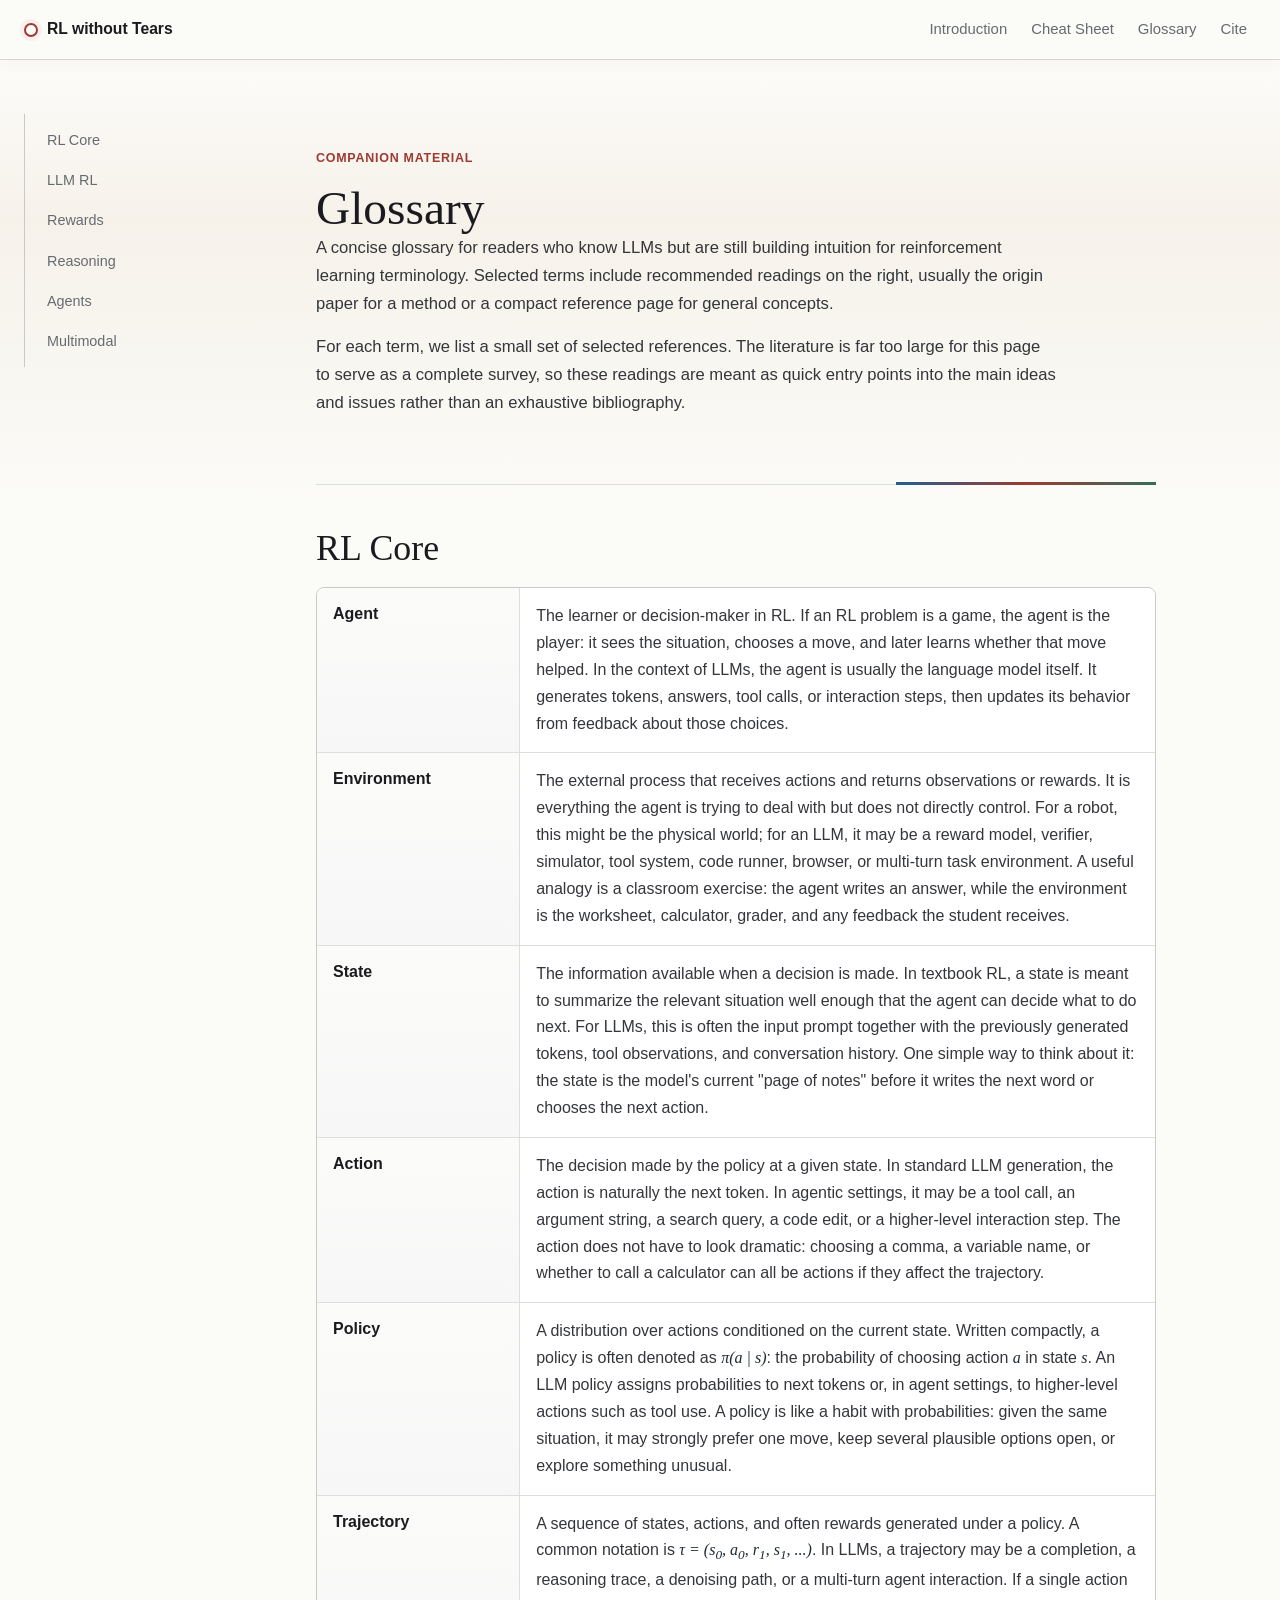
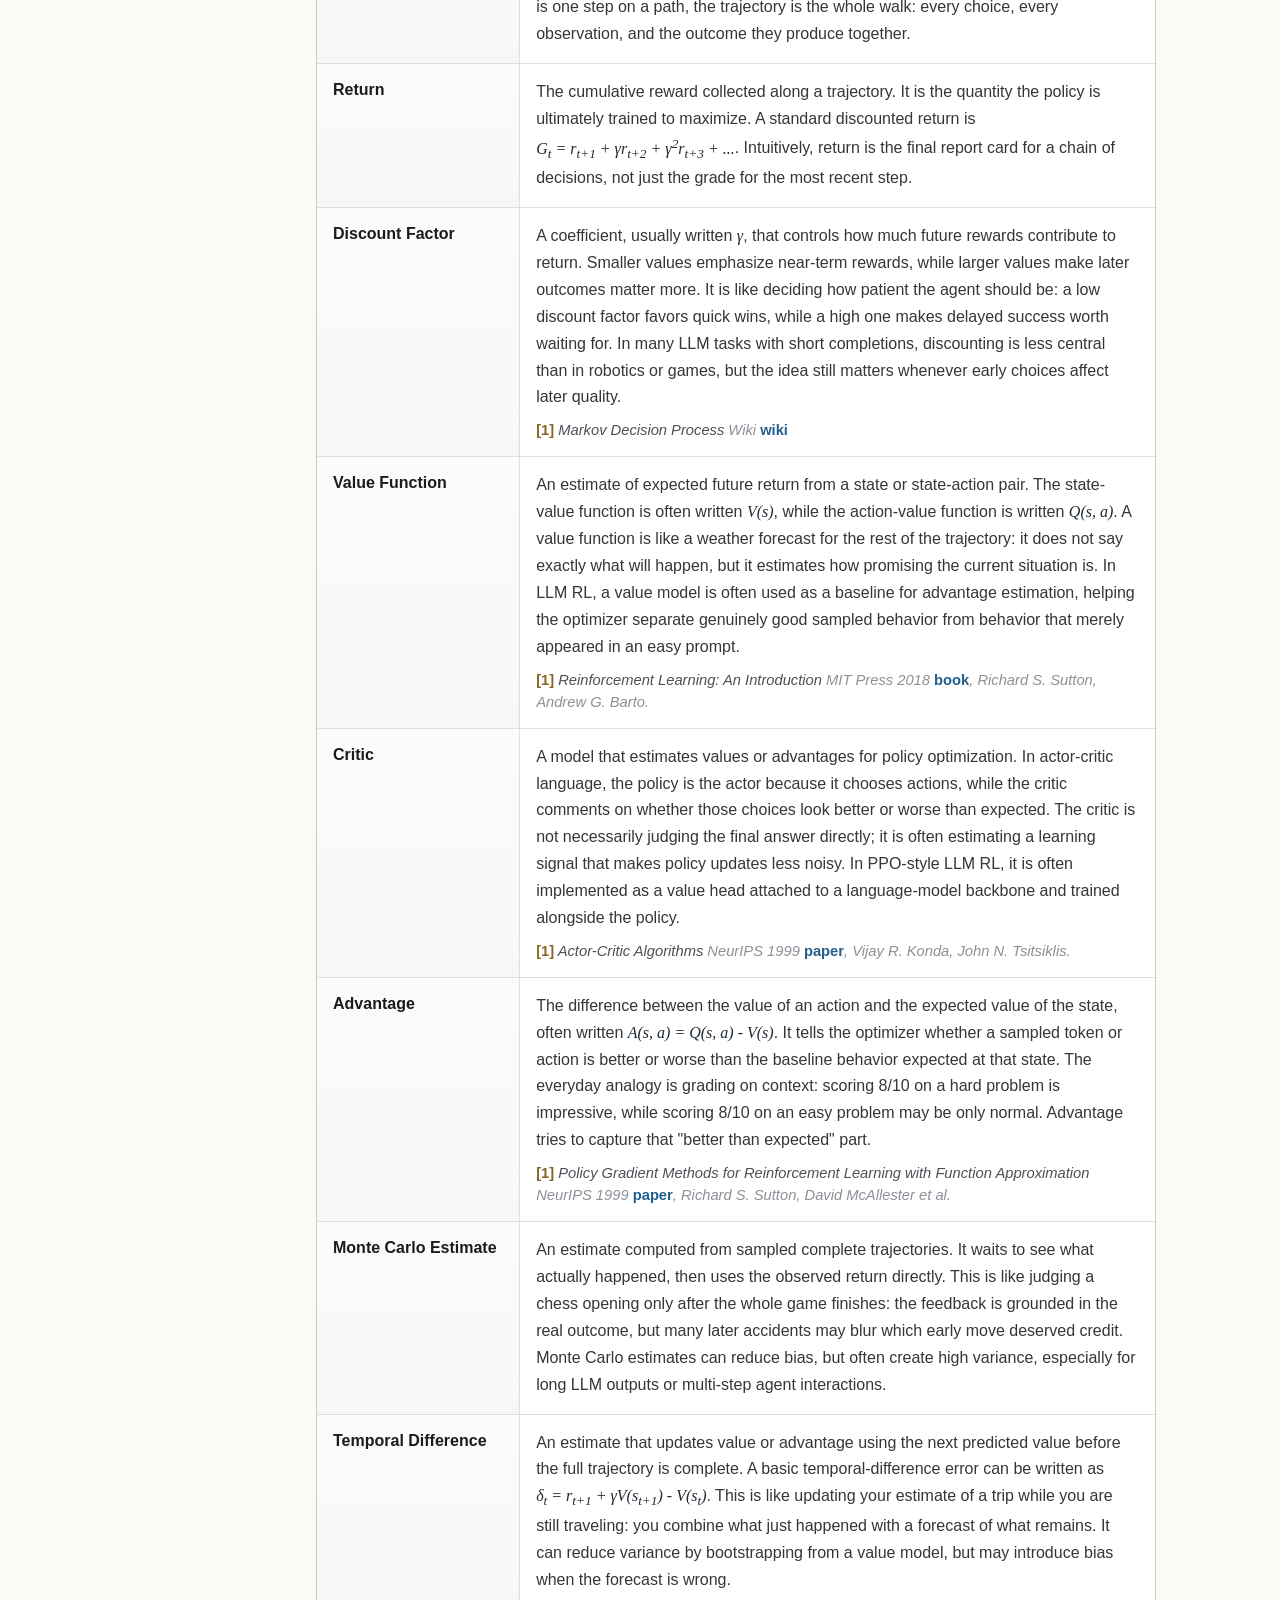
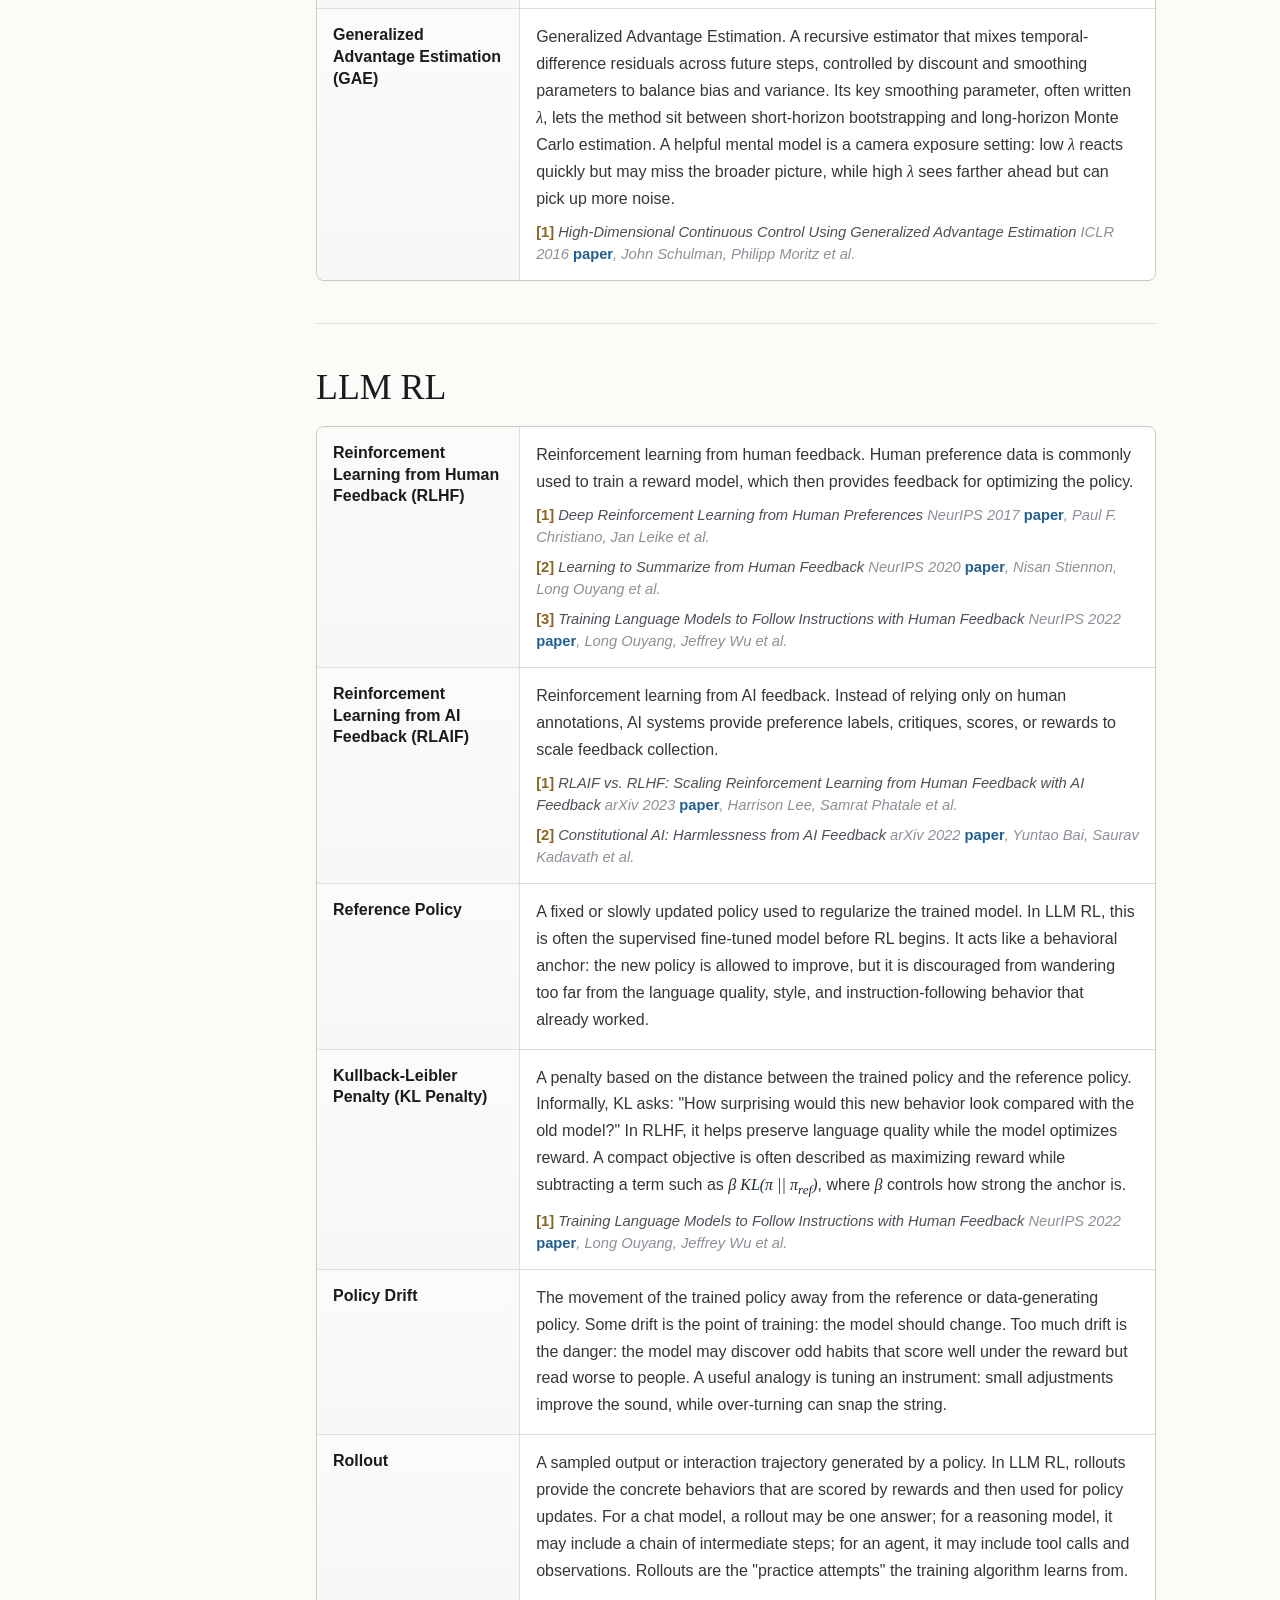
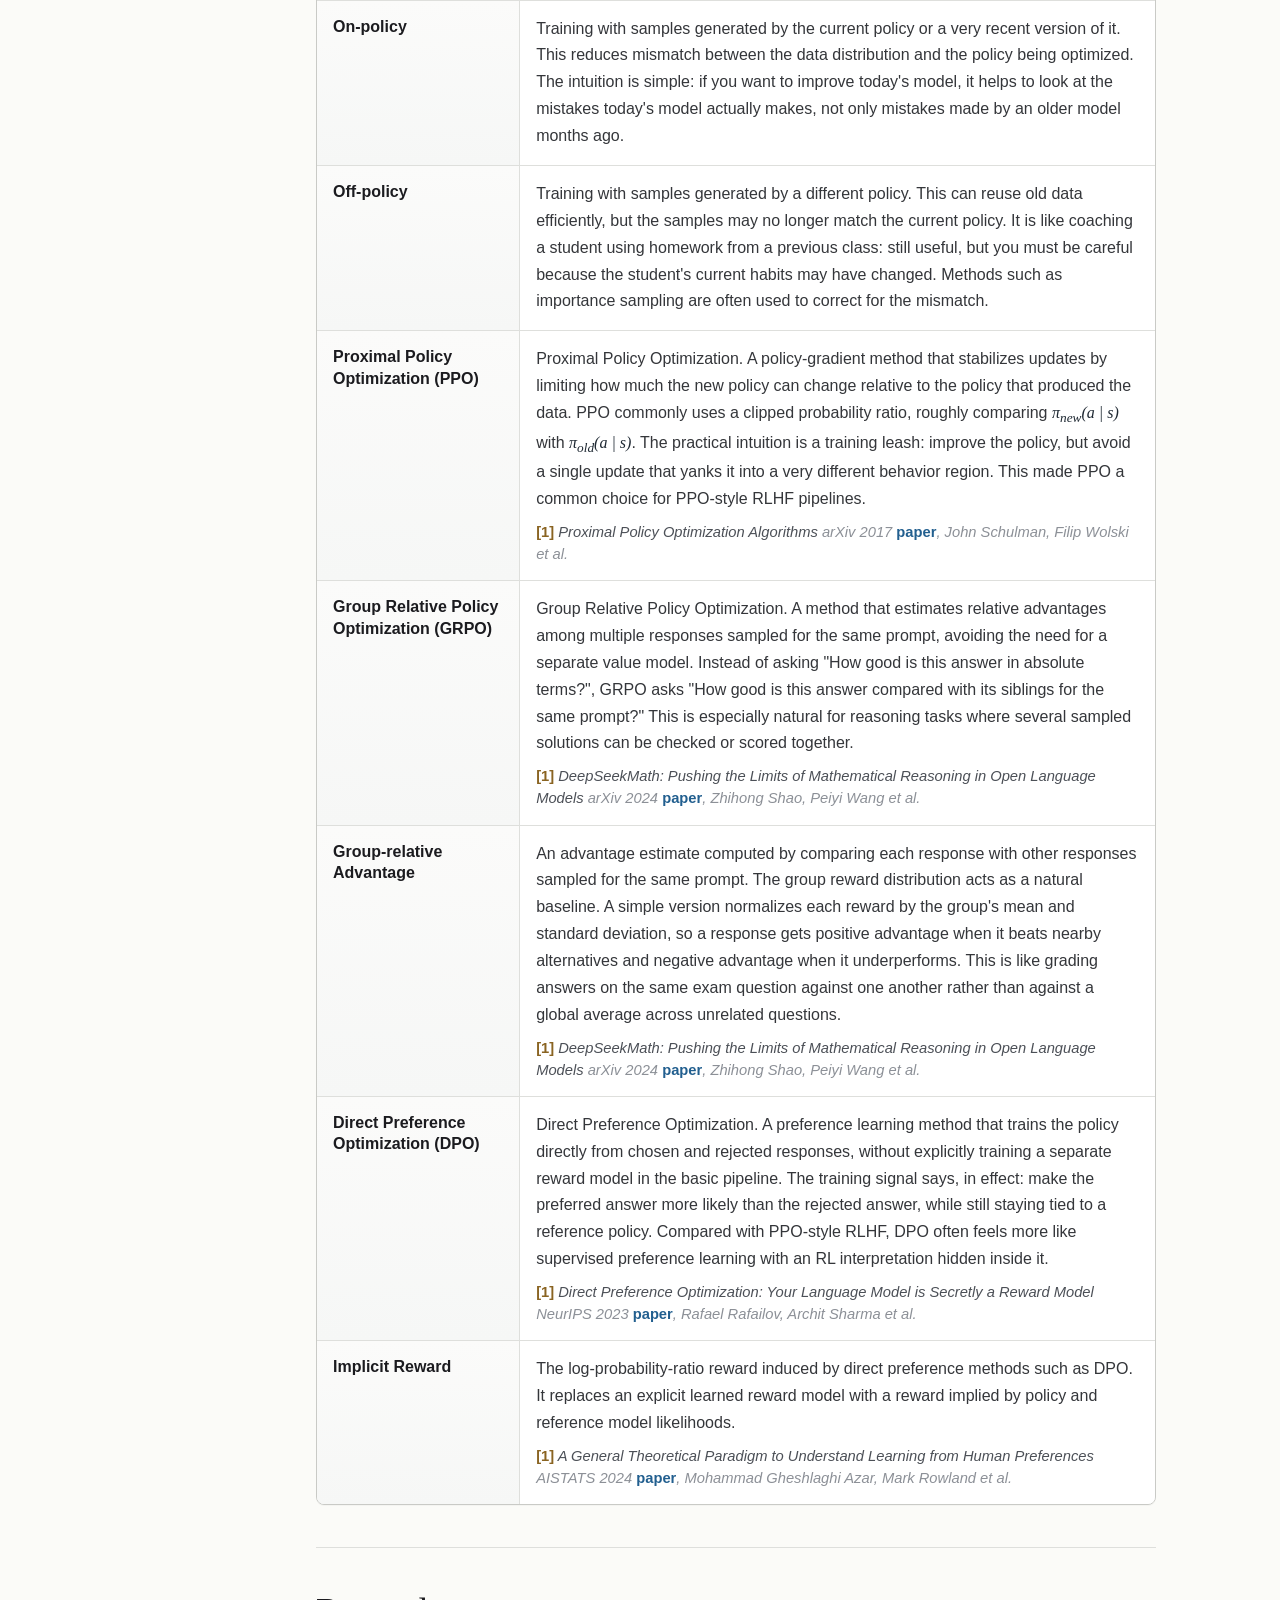
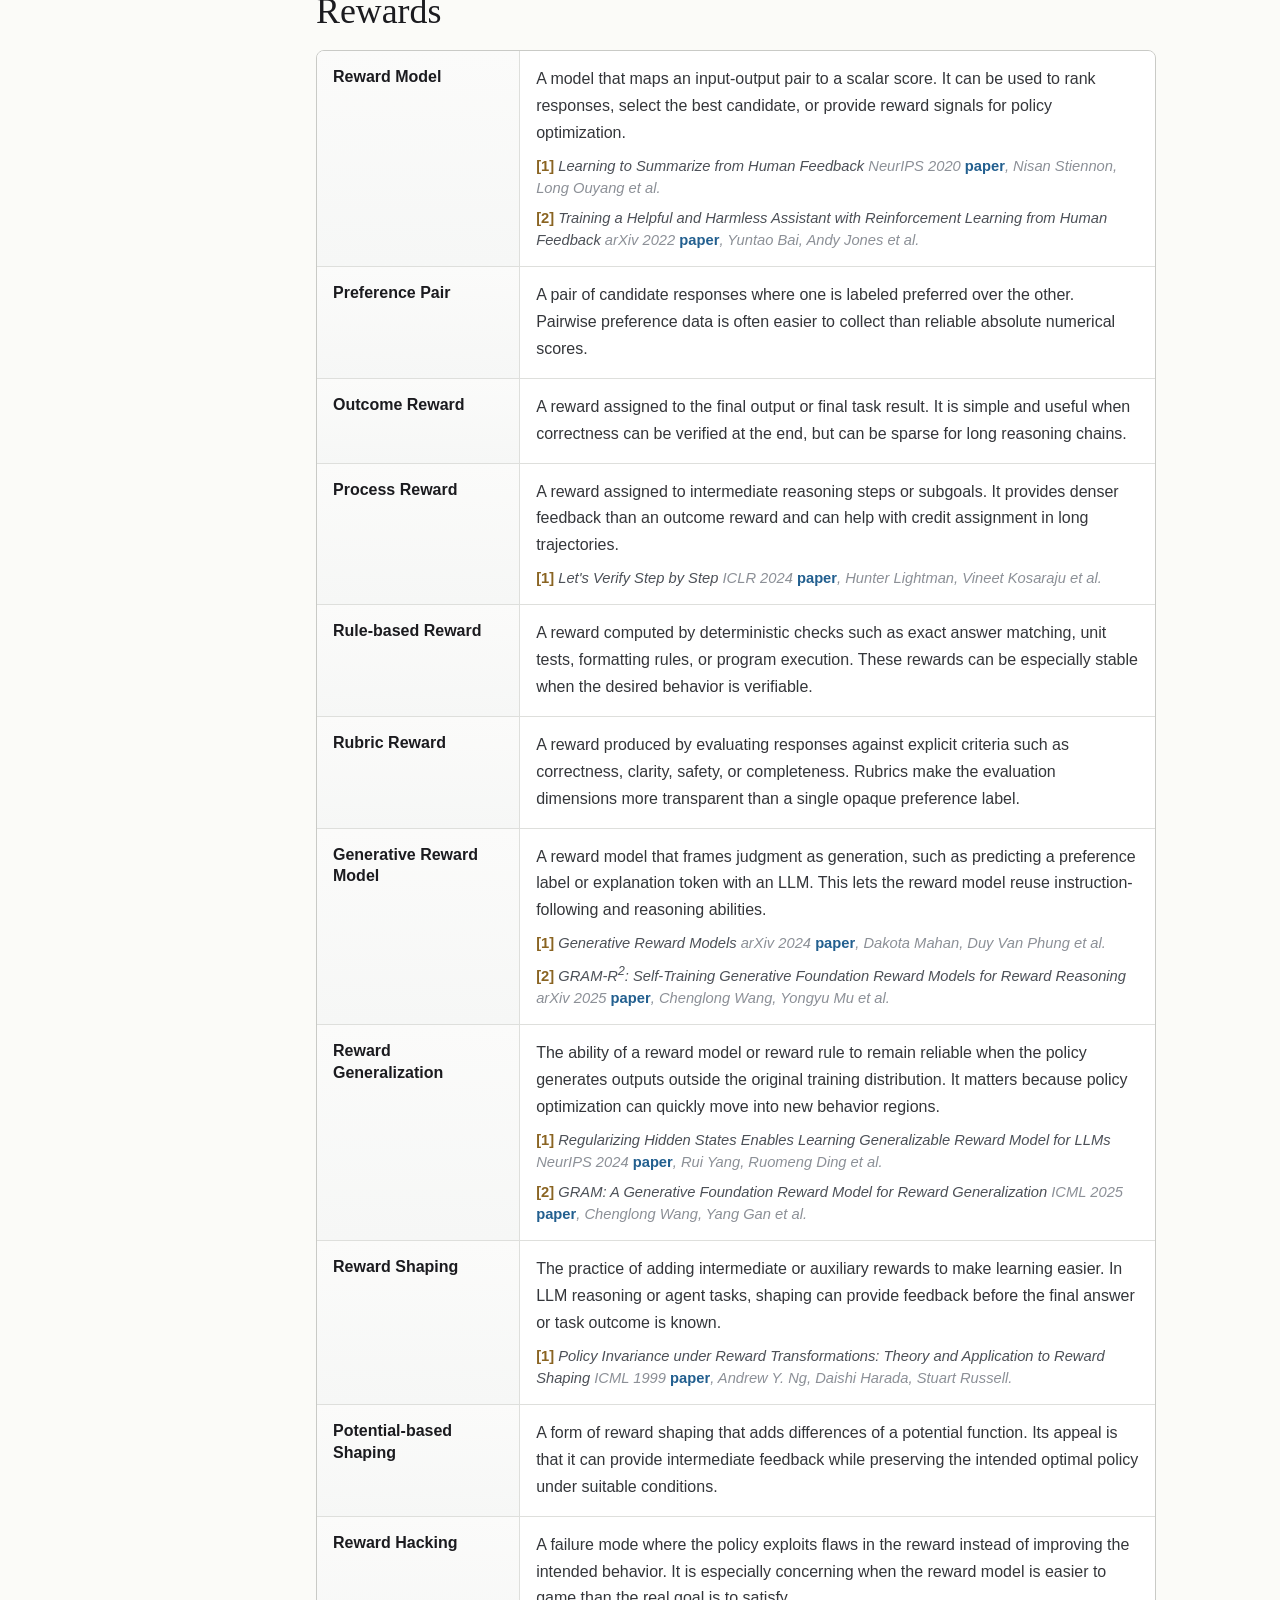
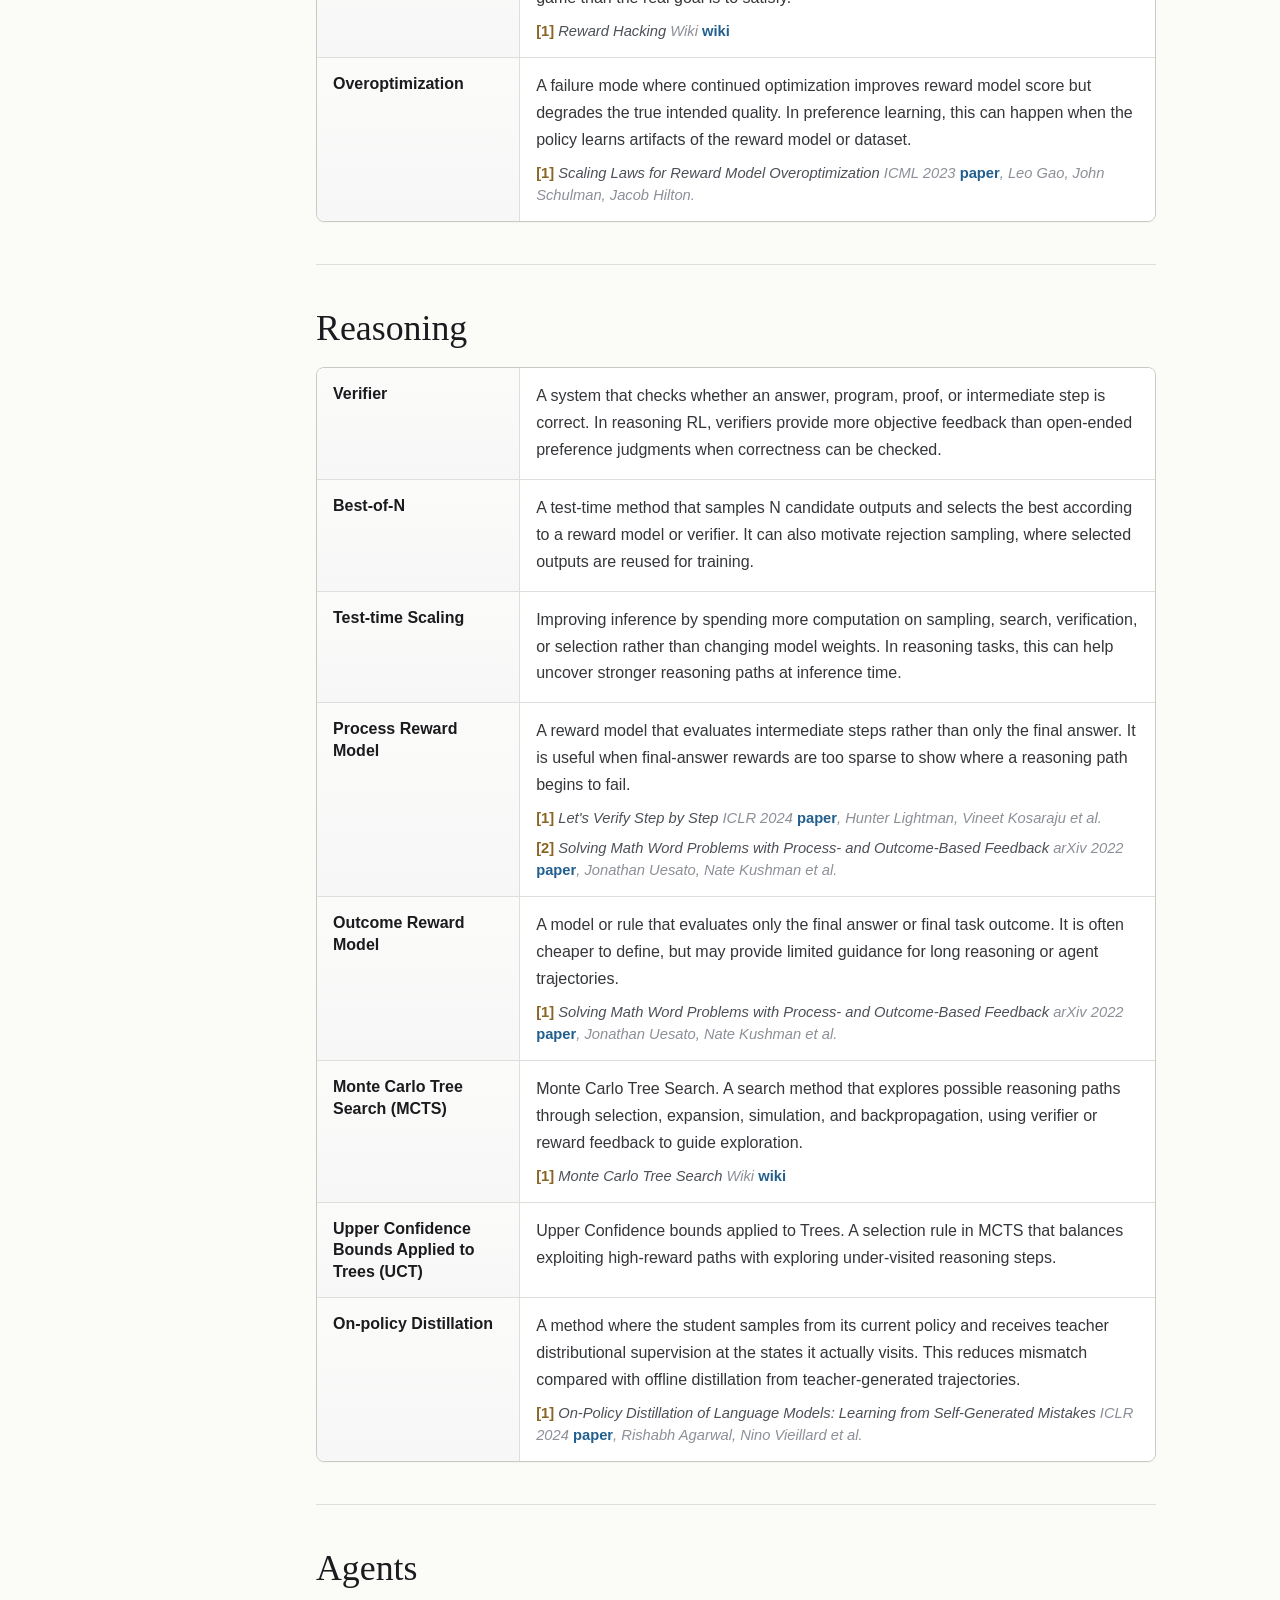
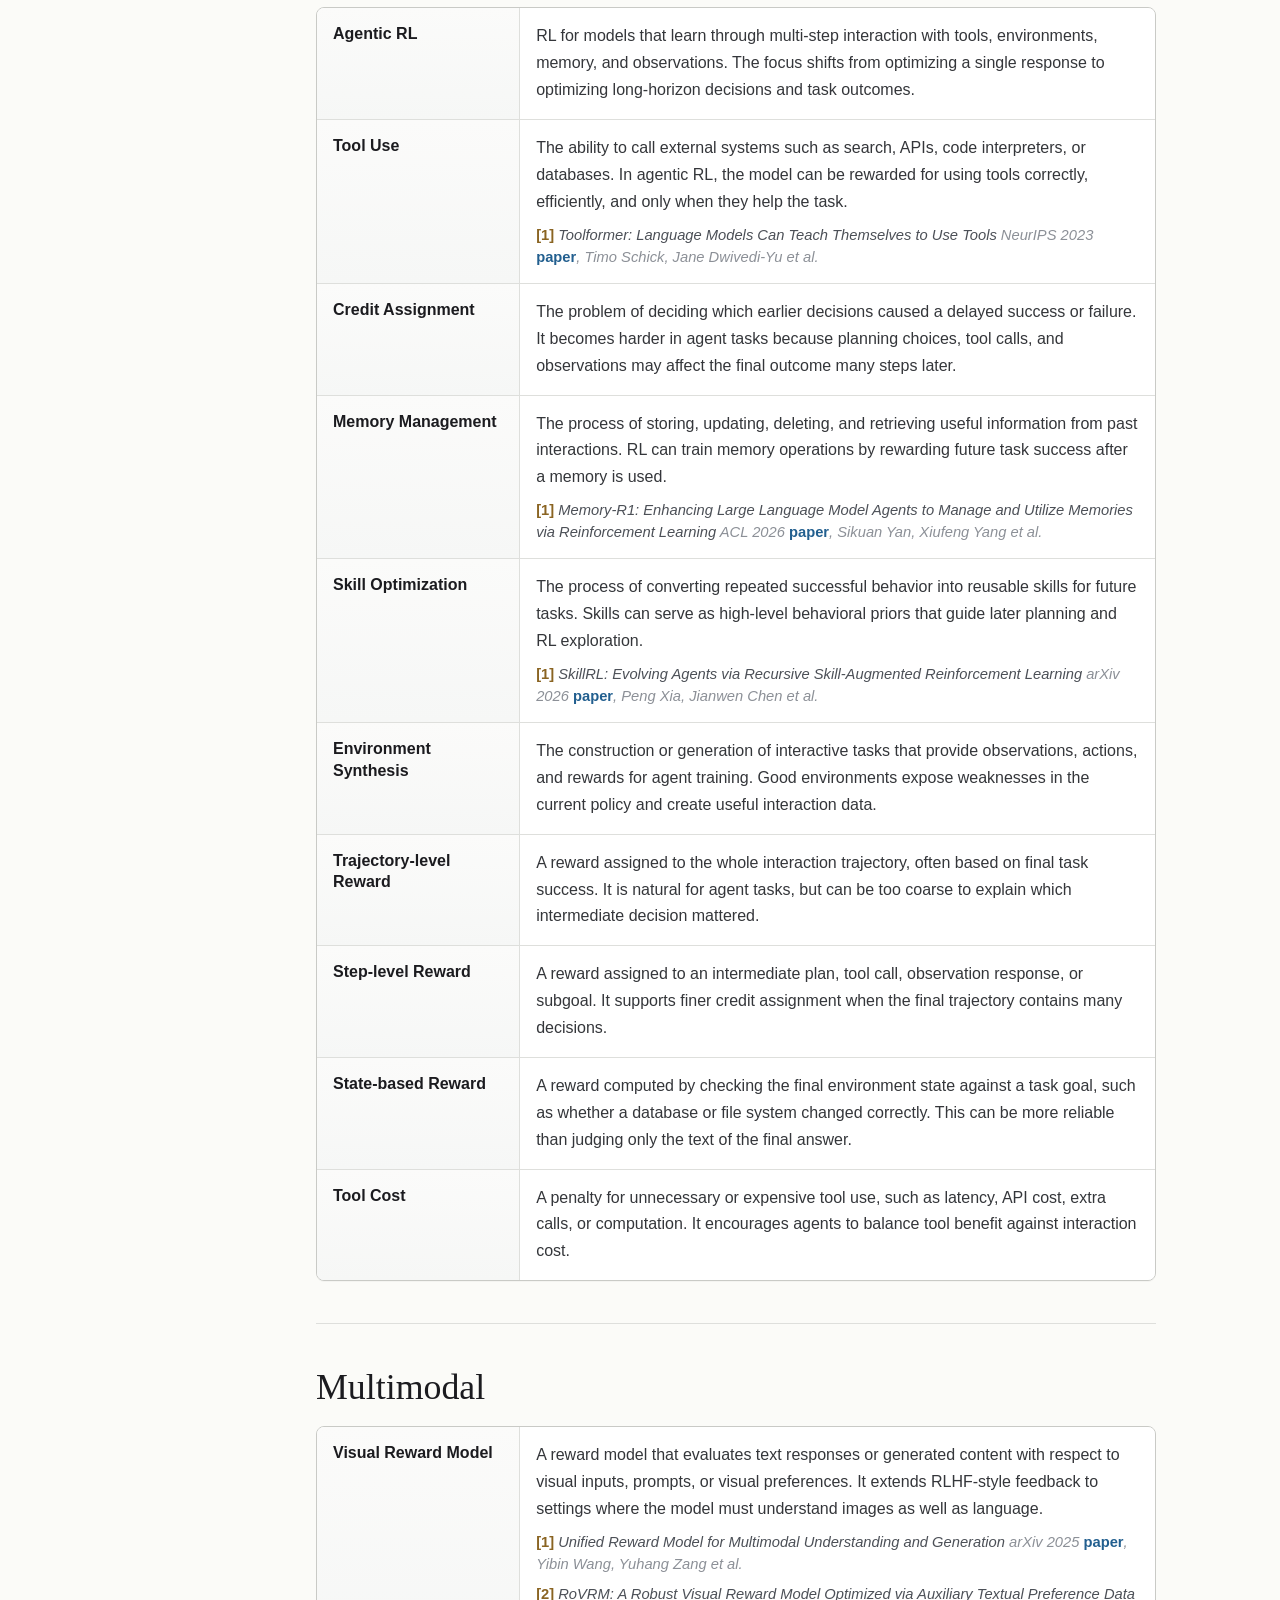
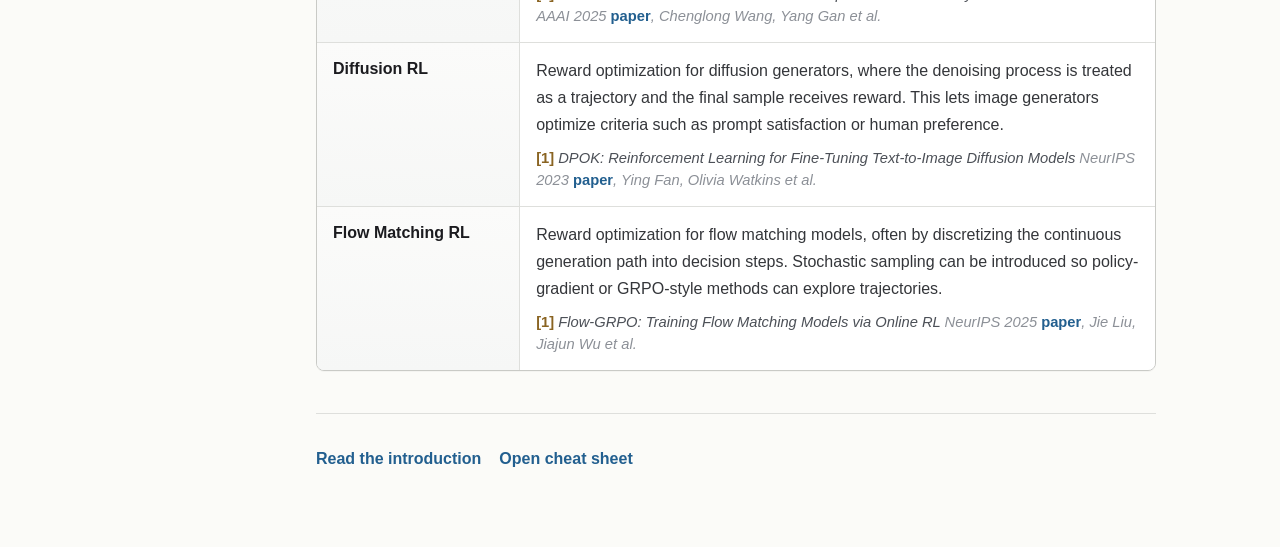
<file: glossary.html>
<!doctype html>
<html lang="en">
  <head>
    <meta charset="utf-8">
    <meta name="viewport" content="width=device-width, initial-scale=1">
    <title>Glossary - RL without Tears</title>
    <link rel="icon" type="image/png" sizes="32x32" href="assets/favicon/favicon-32.png">
    <link rel="apple-touch-icon" sizes="180x180" href="assets/favicon/apple-touch-icon.png">
    <link rel="stylesheet" href="styles.css">
  </head>
  <body>
    <header class="topbar">
      <a class="brand" href="index.html">RL without Tears</a>
      <nav class="topnav" aria-label="Primary navigation">
        <a href="reader.html">Introduction</a>
        <a href="cheatsheet.html">Cheat Sheet</a>
        <a href="glossary.html">Glossary</a>
        <a href="index.html#cite">Cite</a>
      </nav>
    </header>

    <main class="layout">
      <aside class="sidebar" aria-label="Glossary navigation">
        <nav>
          <a href="#rl-core">RL Core</a>
          <a href="#llm-rl">LLM RL</a>
          <a href="#reward">Rewards</a>
          <a href="#reasoning">Reasoning</a>
          <a href="#agents">Agents</a>
          <a href="#multimodal">Multimodal</a>
        </nav>
      </aside>

      <article class="content reader-content">
        <section class="reader-title">
          <p class="kicker">Companion material</p>
          <h1>Glossary</h1>
          <p>
            A concise glossary for readers who know LLMs but are still building intuition for reinforcement
            learning terminology. Selected terms include recommended readings on the right, usually the origin
            paper for a method or a compact reference page for general concepts.
          </p>
          <p>
            For each term, we list a small set of selected references. The literature is far too large for this
            page to serve as a complete survey, so these readings are meant as quick entry points into the main
            ideas and issues rather than an exhaustive bibliography.
          </p>
        </section>

        <section class="glossary-group" id="rl-core">
          <h2>RL Core</h2>
          <dl class="glossary-list">
            <dt>Agent</dt>
            <dd>The learner or decision-maker in RL. If an RL problem is a game, the agent is the player: it sees the situation, chooses a move, and later learns whether that move helped. In the context of LLMs, the agent is usually the language model itself. It generates tokens, answers, tool calls, or interaction steps, then updates its behavior from feedback about those choices.</dd>
            <dt>Environment</dt>
            <dd>The external process that receives actions and returns observations or rewards. It is everything the agent is trying to deal with but does not directly control. For a robot, this might be the physical world; for an LLM, it may be a reward model, verifier, simulator, tool system, code runner, browser, or multi-turn task environment. A useful analogy is a classroom exercise: the agent writes an answer, while the environment is the worksheet, calculator, grader, and any feedback the student receives.</dd>
            <dt>State</dt>
            <dd>The information available when a decision is made. In textbook RL, a state is meant to summarize the relevant situation well enough that the agent can decide what to do next. For LLMs, this is often the input prompt together with the previously generated tokens, tool observations, and conversation history. One simple way to think about it: the state is the model's current "page of notes" before it writes the next word or chooses the next action.</dd>
            <dt>Action</dt>
            <dd>The decision made by the policy at a given state. In standard LLM generation, the action is naturally the next token. In agentic settings, it may be a tool call, an argument string, a search query, a code edit, or a higher-level interaction step. The action does not have to look dramatic: choosing a comma, a variable name, or whether to call a calculator can all be actions if they affect the trajectory.</dd>
            <dt>Policy</dt>
            <dd>A distribution over actions conditioned on the current state. Written compactly, a policy is often denoted as <span class="math">π(a | s)</span>: the probability of choosing action <span class="math">a</span> in state <span class="math">s</span>. An LLM policy assigns probabilities to next tokens or, in agent settings, to higher-level actions such as tool use. A policy is like a habit with probabilities: given the same situation, it may strongly prefer one move, keep several plausible options open, or explore something unusual.</dd>
            <dt>Trajectory</dt>
            <dd>A sequence of states, actions, and often rewards generated under a policy. A common notation is <span class="math">τ = (s<sub>0</sub>, a<sub>0</sub>, r<sub>1</sub>, s<sub>1</sub>, ...)</span>. In LLMs, a trajectory may be a completion, a reasoning trace, a denoising path, or a multi-turn agent interaction. If a single action is one step on a path, the trajectory is the whole walk: every choice, every observation, and the outcome they produce together.</dd>
            <dt>Return</dt>
            <dd>The cumulative reward collected along a trajectory. It is the quantity the policy is ultimately trained to maximize. A standard discounted return is <span class="math">G<sub>t</sub> = r<sub>t+1</sub> + γr<sub>t+2</sub> + γ<sup>2</sup>r<sub>t+3</sub> + ...</span>. Intuitively, return is the final report card for a chain of decisions, not just the grade for the most recent step.</dd>
            <dt>Discount Factor</dt>
            <dd>A coefficient, usually written <span class="math">γ</span>, that controls how much future rewards contribute to return. Smaller values emphasize near-term rewards, while larger values make later outcomes matter more. It is like deciding how patient the agent should be: a low discount factor favors quick wins, while a high one makes delayed success worth waiting for. In many LLM tasks with short completions, discounting is less central than in robotics or games, but the idea still matters whenever early choices affect later quality.<p class="reading-note"><span>[1]</span> <span class="paper-title">Markov Decision Process</span> Wiki <a href="https://en.wikipedia.org/wiki/Markov_decision_process" target="_blank" rel="noopener">wiki</a></p></dd>
            <dt>Value Function</dt>
            <dd>An estimate of expected future return from a state or state-action pair. The state-value function is often written <span class="math">V(s)</span>, while the action-value function is written <span class="math">Q(s, a)</span>. A value function is like a weather forecast for the rest of the trajectory: it does not say exactly what will happen, but it estimates how promising the current situation is. In LLM RL, a value model is often used as a baseline for advantage estimation, helping the optimizer separate genuinely good sampled behavior from behavior that merely appeared in an easy prompt.<p class="reading-note"><span>[1]</span> <span class="paper-title">Reinforcement Learning: An Introduction</span> MIT Press 2018 <a href="http://incompleteideas.net/book/the-book-2nd.html" target="_blank" rel="noopener">book</a>, Richard S. Sutton, Andrew G. Barto.</p></dd>
            <dt>Critic</dt>
            <dd>A model that estimates values or advantages for policy optimization. In actor-critic language, the policy is the actor because it chooses actions, while the critic comments on whether those choices look better or worse than expected. The critic is not necessarily judging the final answer directly; it is often estimating a learning signal that makes policy updates less noisy. In PPO-style LLM RL, it is often implemented as a value head attached to a language-model backbone and trained alongside the policy.<p class="reading-note"><span>[1]</span> <span class="paper-title">Actor-Critic Algorithms</span> NeurIPS 1999 <a href="https://proceedings.neurips.cc/paper_files/paper/1999/file/6449f44a102fde848669bdd9eb6b76fa-Paper.pdf" target="_blank" rel="noopener">paper</a>, Vijay R. Konda, John N. Tsitsiklis.</p></dd>
            <dt>Advantage</dt>
            <dd>The difference between the value of an action and the expected value of the state, often written <span class="math">A(s, a) = Q(s, a) - V(s)</span>. It tells the optimizer whether a sampled token or action is better or worse than the baseline behavior expected at that state. The everyday analogy is grading on context: scoring 8/10 on a hard problem is impressive, while scoring 8/10 on an easy problem may be only normal. Advantage tries to capture that "better than expected" part.<p class="reading-note"><span>[1]</span> <span class="paper-title">Policy Gradient Methods for Reinforcement Learning with Function Approximation</span> NeurIPS 1999 <a href="https://proceedings.neurips.cc/paper_files/paper/1999/file/464d828b85b0bed98e80ade0a5c43b0f-Paper.pdf" target="_blank" rel="noopener">paper</a>, Richard S. Sutton, David McAllester et al.</p></dd>
            <dt>Monte Carlo Estimate</dt>
            <dd>An estimate computed from sampled complete trajectories. It waits to see what actually happened, then uses the observed return directly. This is like judging a chess opening only after the whole game finishes: the feedback is grounded in the real outcome, but many later accidents may blur which early move deserved credit. Monte Carlo estimates can reduce bias, but often create high variance, especially for long LLM outputs or multi-step agent interactions.</dd>
            <dt>Temporal Difference</dt>
            <dd>An estimate that updates value or advantage using the next predicted value before the full trajectory is complete. A basic temporal-difference error can be written as <span class="math">δ<sub>t</sub> = r<sub>t+1</sub> + γV(s<sub>t+1</sub>) - V(s<sub>t</sub>)</span>. This is like updating your estimate of a trip while you are still traveling: you combine what just happened with a forecast of what remains. It can reduce variance by bootstrapping from a value model, but may introduce bias when the forecast is wrong.</dd>
            <dt>Generalized Advantage Estimation (GAE)</dt>
            <dd>Generalized Advantage Estimation. A recursive estimator that mixes temporal-difference residuals across future steps, controlled by discount and smoothing parameters to balance bias and variance. Its key smoothing parameter, often written <span class="math">λ</span>, lets the method sit between short-horizon bootstrapping and long-horizon Monte Carlo estimation. A helpful mental model is a camera exposure setting: low <span class="math">λ</span> reacts quickly but may miss the broader picture, while high <span class="math">λ</span> sees farther ahead but can pick up more noise.<p class="reading-note"><span>[1]</span> <span class="paper-title">High-Dimensional Continuous Control Using Generalized Advantage Estimation</span> ICLR 2016 <a href="https://arxiv.org/abs/1506.02438" target="_blank" rel="noopener">paper</a>, John Schulman, Philipp Moritz et al.</p></dd>
          </dl>
        </section>

        <section class="glossary-group" id="llm-rl">
          <h2>LLM RL</h2>
          <dl class="glossary-list">
            <dt>Reinforcement Learning from Human Feedback (RLHF)</dt>
            <dd>Reinforcement learning from human feedback. Human preference data is commonly used to train a reward model, which then provides feedback for optimizing the policy.<p class="reading-note"><span>[1]</span> <span class="paper-title">Deep Reinforcement Learning from Human Preferences</span> NeurIPS 2017 <a href="https://arxiv.org/abs/1706.03741" target="_blank" rel="noopener">paper</a>, Paul F. Christiano, Jan Leike et al.</p><p class="reading-note"><span>[2]</span> <span class="paper-title">Learning to Summarize from Human Feedback</span> NeurIPS 2020 <a href="https://arxiv.org/abs/2009.01325" target="_blank" rel="noopener">paper</a>, Nisan Stiennon, Long Ouyang et al.</p><p class="reading-note"><span>[3]</span> <span class="paper-title">Training Language Models to Follow Instructions with Human Feedback</span> NeurIPS 2022 <a href="https://arxiv.org/abs/2203.02155" target="_blank" rel="noopener">paper</a>, Long Ouyang, Jeffrey Wu et al.</p></dd>
            <dt>Reinforcement Learning from AI Feedback (RLAIF)</dt>
            <dd>Reinforcement learning from AI feedback. Instead of relying only on human annotations, AI systems provide preference labels, critiques, scores, or rewards to scale feedback collection.<p class="reading-note"><span>[1]</span> <span class="paper-title">RLAIF vs. RLHF: Scaling Reinforcement Learning from Human Feedback with AI Feedback</span> arXiv 2023 <a href="https://arxiv.org/abs/2309.00267" target="_blank" rel="noopener">paper</a>, Harrison Lee, Samrat Phatale et al.</p><p class="reading-note"><span>[2]</span> <span class="paper-title">Constitutional AI: Harmlessness from AI Feedback</span> arXiv 2022 <a href="https://arxiv.org/abs/2212.08073" target="_blank" rel="noopener">paper</a>, Yuntao Bai, Saurav Kadavath et al.</p></dd>
            <dt>Reference Policy</dt>
            <dd>A fixed or slowly updated policy used to regularize the trained model. In LLM RL, this is often the supervised fine-tuned model before RL begins. It acts like a behavioral anchor: the new policy is allowed to improve, but it is discouraged from wandering too far from the language quality, style, and instruction-following behavior that already worked.</dd>
            <dt>Kullback-Leibler Penalty (KL Penalty)</dt>
            <dd>A penalty based on the distance between the trained policy and the reference policy. Informally, KL asks: "How surprising would this new behavior look compared with the old model?" In RLHF, it helps preserve language quality while the model optimizes reward. A compact objective is often described as maximizing reward while subtracting a term such as <span class="math">β KL(π || π<sub>ref</sub>)</span>, where <span class="math">β</span> controls how strong the anchor is.<p class="reading-note"><span>[1]</span> <span class="paper-title">Training Language Models to Follow Instructions with Human Feedback</span> NeurIPS 2022 <a href="https://arxiv.org/abs/2203.02155" target="_blank" rel="noopener">paper</a>, Long Ouyang, Jeffrey Wu et al.</p></dd>
            <dt>Policy Drift</dt>
            <dd>The movement of the trained policy away from the reference or data-generating policy. Some drift is the point of training: the model should change. Too much drift is the danger: the model may discover odd habits that score well under the reward but read worse to people. A useful analogy is tuning an instrument: small adjustments improve the sound, while over-turning can snap the string.</dd>
            <dt>Rollout</dt>
            <dd>A sampled output or interaction trajectory generated by a policy. In LLM RL, rollouts provide the concrete behaviors that are scored by rewards and then used for policy updates. For a chat model, a rollout may be one answer; for a reasoning model, it may include a chain of intermediate steps; for an agent, it may include tool calls and observations. Rollouts are the "practice attempts" the training algorithm learns from.</dd>
            <dt>On-policy</dt>
            <dd>Training with samples generated by the current policy or a very recent version of it. This reduces mismatch between the data distribution and the policy being optimized. The intuition is simple: if you want to improve today's model, it helps to look at the mistakes today's model actually makes, not only mistakes made by an older model months ago.</dd>
            <dt>Off-policy</dt>
            <dd>Training with samples generated by a different policy. This can reuse old data efficiently, but the samples may no longer match the current policy. It is like coaching a student using homework from a previous class: still useful, but you must be careful because the student's current habits may have changed. Methods such as importance sampling are often used to correct for the mismatch.</dd>
            <dt>Proximal Policy Optimization (PPO)</dt>
            <dd>Proximal Policy Optimization. A policy-gradient method that stabilizes updates by limiting how much the new policy can change relative to the policy that produced the data. PPO commonly uses a clipped probability ratio, roughly comparing <span class="math">π<sub>new</sub>(a | s)</span> with <span class="math">π<sub>old</sub>(a | s)</span>. The practical intuition is a training leash: improve the policy, but avoid a single update that yanks it into a very different behavior region. This made PPO a common choice for PPO-style RLHF pipelines.<p class="reading-note"><span>[1]</span> <span class="paper-title">Proximal Policy Optimization Algorithms</span> arXiv 2017 <a href="https://arxiv.org/abs/1707.06347" target="_blank" rel="noopener">paper</a>, John Schulman, Filip Wolski et al.</p></dd>
            <dt>Group Relative Policy Optimization (GRPO)</dt>
            <dd>Group Relative Policy Optimization. A method that estimates relative advantages among multiple responses sampled for the same prompt, avoiding the need for a separate value model. Instead of asking "How good is this answer in absolute terms?", GRPO asks "How good is this answer compared with its siblings for the same prompt?" This is especially natural for reasoning tasks where several sampled solutions can be checked or scored together.<p class="reading-note"><span>[1]</span> <span class="paper-title">DeepSeekMath: Pushing the Limits of Mathematical Reasoning in Open Language Models</span> arXiv 2024 <a href="https://arxiv.org/abs/2402.03300" target="_blank" rel="noopener">paper</a>, Zhihong Shao, Peiyi Wang et al.</p></dd>
            <dt>Group-relative Advantage</dt>
            <dd>An advantage estimate computed by comparing each response with other responses sampled for the same prompt. The group reward distribution acts as a natural baseline. A simple version normalizes each reward by the group's mean and standard deviation, so a response gets positive advantage when it beats nearby alternatives and negative advantage when it underperforms. This is like grading answers on the same exam question against one another rather than against a global average across unrelated questions.<p class="reading-note"><span>[1]</span> <span class="paper-title">DeepSeekMath: Pushing the Limits of Mathematical Reasoning in Open Language Models</span> arXiv 2024 <a href="https://arxiv.org/abs/2402.03300" target="_blank" rel="noopener">paper</a>, Zhihong Shao, Peiyi Wang et al.</p></dd>
            <dt>Direct Preference Optimization (DPO)</dt>
            <dd>Direct Preference Optimization. A preference learning method that trains the policy directly from chosen and rejected responses, without explicitly training a separate reward model in the basic pipeline. The training signal says, in effect: make the preferred answer more likely than the rejected answer, while still staying tied to a reference policy. Compared with PPO-style RLHF, DPO often feels more like supervised preference learning with an RL interpretation hidden inside it.<p class="reading-note"><span>[1]</span> <span class="paper-title">Direct Preference Optimization: Your Language Model is Secretly a Reward Model</span> NeurIPS 2023 <a href="https://arxiv.org/abs/2305.18290" target="_blank" rel="noopener">paper</a>, Rafael Rafailov, Archit Sharma et al.</p></dd>
            <dt>Implicit Reward</dt>
            <dd>The log-probability-ratio reward induced by direct preference methods such as DPO. It replaces an explicit learned reward model with a reward implied by policy and reference model likelihoods.<p class="reading-note"><span>[1]</span> <span class="paper-title">A General Theoretical Paradigm to Understand Learning from Human Preferences</span> AISTATS 2024 <a href="https://arxiv.org/abs/2310.12036" target="_blank" rel="noopener">paper</a>, Mohammad Gheshlaghi Azar, Mark Rowland et al.</p></dd>
          </dl>
        </section>

        <section class="glossary-group" id="reward">
          <h2>Rewards</h2>
          <dl class="glossary-list">
            <dt>Reward Model</dt>
            <dd>A model that maps an input-output pair to a scalar score. It can be used to rank responses, select the best candidate, or provide reward signals for policy optimization.<p class="reading-note"><span>[1]</span> <span class="paper-title">Learning to Summarize from Human Feedback</span> NeurIPS 2020 <a href="https://arxiv.org/abs/2009.01325" target="_blank" rel="noopener">paper</a>, Nisan Stiennon, Long Ouyang et al.</p><p class="reading-note"><span>[2]</span> <span class="paper-title">Training a Helpful and Harmless Assistant with Reinforcement Learning from Human Feedback</span> arXiv 2022 <a href="https://arxiv.org/abs/2204.05862" target="_blank" rel="noopener">paper</a>, Yuntao Bai, Andy Jones et al.</p></dd>
            <dt>Preference Pair</dt>
            <dd>A pair of candidate responses where one is labeled preferred over the other. Pairwise preference data is often easier to collect than reliable absolute numerical scores.</dd>
            <dt>Outcome Reward</dt>
            <dd>A reward assigned to the final output or final task result. It is simple and useful when correctness can be verified at the end, but can be sparse for long reasoning chains.</dd>
            <dt>Process Reward</dt>
            <dd>A reward assigned to intermediate reasoning steps or subgoals. It provides denser feedback than an outcome reward and can help with credit assignment in long trajectories.<p class="reading-note"><span>[1]</span> <span class="paper-title">Let's Verify Step by Step</span> ICLR 2024 <a href="https://arxiv.org/abs/2305.20050" target="_blank" rel="noopener">paper</a>, Hunter Lightman, Vineet Kosaraju et al.</p></dd>
            <dt>Rule-based Reward</dt>
            <dd>A reward computed by deterministic checks such as exact answer matching, unit tests, formatting rules, or program execution. These rewards can be especially stable when the desired behavior is verifiable.</dd>
            <dt>Rubric Reward</dt>
            <dd>A reward produced by evaluating responses against explicit criteria such as correctness, clarity, safety, or completeness. Rubrics make the evaluation dimensions more transparent than a single opaque preference label.</dd>
            <dt>Generative Reward Model</dt>
            <dd>A reward model that frames judgment as generation, such as predicting a preference label or explanation token with an LLM. This lets the reward model reuse instruction-following and reasoning abilities.<p class="reading-note"><span>[1]</span> <span class="paper-title">Generative Reward Models</span> arXiv 2024 <a href="https://arxiv.org/abs/2410.12832" target="_blank" rel="noopener">paper</a>, Dakota Mahan, Duy Van Phung et al.</p><p class="reading-note"><span>[2]</span> <span class="paper-title">GRAM-R<sup>2</sup>: Self-Training Generative Foundation Reward Models for Reward Reasoning</span> arXiv 2025 <a href="https://arxiv.org/abs/2509.02492" target="_blank" rel="noopener">paper</a>, Chenglong Wang, Yongyu Mu et al.</p></dd>
            <dt>Reward Generalization</dt>
            <dd>The ability of a reward model or reward rule to remain reliable when the policy generates outputs outside the original training distribution. It matters because policy optimization can quickly move into new behavior regions.<p class="reading-note"><span>[1]</span> <span class="paper-title">Regularizing Hidden States Enables Learning Generalizable Reward Model for LLMs</span> NeurIPS 2024 <a href="https://arxiv.org/abs/2406.10216" target="_blank" rel="noopener">paper</a>, Rui Yang, Ruomeng Ding et al.</p><p class="reading-note"><span>[2]</span> <span class="paper-title">GRAM: A Generative Foundation Reward Model for Reward Generalization</span> ICML 2025 <a href="https://arxiv.org/abs/2506.14175" target="_blank" rel="noopener">paper</a>, Chenglong Wang, Yang Gan et al.</p></dd>
            <dt>Reward Shaping</dt>
            <dd>The practice of adding intermediate or auxiliary rewards to make learning easier. In LLM reasoning or agent tasks, shaping can provide feedback before the final answer or task outcome is known.<p class="reading-note"><span>[1]</span> <span class="paper-title">Policy Invariance under Reward Transformations: Theory and Application to Reward Shaping</span> ICML 1999 <a href="https://people.eecs.berkeley.edu/~russell/papers/icml99-shaping.pdf" target="_blank" rel="noopener">paper</a>, Andrew Y. Ng, Daishi Harada, Stuart Russell.</p></dd>
            <dt>Potential-based Shaping</dt>
            <dd>A form of reward shaping that adds differences of a potential function. Its appeal is that it can provide intermediate feedback while preserving the intended optimal policy under suitable conditions.</dd>
            <dt>Reward Hacking</dt>
            <dd>A failure mode where the policy exploits flaws in the reward instead of improving the intended behavior. It is especially concerning when the reward model is easier to game than the real goal is to satisfy.<p class="reading-note"><span>[1]</span> <span class="paper-title">Reward Hacking</span> Wiki <a href="https://en.wikipedia.org/wiki/Reward_hacking" target="_blank" rel="noopener">wiki</a></p></dd>
            <dt>Overoptimization</dt>
            <dd>A failure mode where continued optimization improves reward model score but degrades the true intended quality. In preference learning, this can happen when the policy learns artifacts of the reward model or dataset.<p class="reading-note"><span>[1]</span> <span class="paper-title">Scaling Laws for Reward Model Overoptimization</span> ICML 2023 <a href="https://arxiv.org/abs/2210.10760" target="_blank" rel="noopener">paper</a>, Leo Gao, John Schulman, Jacob Hilton.</p></dd>
          </dl>
        </section>

        <section class="glossary-group" id="reasoning">
          <h2>Reasoning</h2>
          <dl class="glossary-list">
            <dt>Verifier</dt>
            <dd>A system that checks whether an answer, program, proof, or intermediate step is correct. In reasoning RL, verifiers provide more objective feedback than open-ended preference judgments when correctness can be checked.</dd>
            <dt>Best-of-N</dt>
            <dd>A test-time method that samples N candidate outputs and selects the best according to a reward model or verifier. It can also motivate rejection sampling, where selected outputs are reused for training.</dd>
            <dt>Test-time Scaling</dt>
            <dd>Improving inference by spending more computation on sampling, search, verification, or selection rather than changing model weights. In reasoning tasks, this can help uncover stronger reasoning paths at inference time.</dd>
            <dt>Process Reward Model</dt>
            <dd>A reward model that evaluates intermediate steps rather than only the final answer. It is useful when final-answer rewards are too sparse to show where a reasoning path begins to fail.<p class="reading-note"><span>[1]</span> <span class="paper-title">Let's Verify Step by Step</span> ICLR 2024 <a href="https://arxiv.org/abs/2305.20050" target="_blank" rel="noopener">paper</a>, Hunter Lightman, Vineet Kosaraju et al.</p><p class="reading-note"><span>[2]</span> <span class="paper-title">Solving Math Word Problems with Process- and Outcome-Based Feedback</span> arXiv 2022 <a href="https://arxiv.org/abs/2211.14275" target="_blank" rel="noopener">paper</a>, Jonathan Uesato, Nate Kushman et al.</p></dd>
            <dt>Outcome Reward Model</dt>
            <dd>A model or rule that evaluates only the final answer or final task outcome. It is often cheaper to define, but may provide limited guidance for long reasoning or agent trajectories.<p class="reading-note"><span>[1]</span> <span class="paper-title">Solving Math Word Problems with Process- and Outcome-Based Feedback</span> arXiv 2022 <a href="https://arxiv.org/abs/2211.14275" target="_blank" rel="noopener">paper</a>, Jonathan Uesato, Nate Kushman et al.</p></dd>
            <dt>Monte Carlo Tree Search (MCTS)</dt>
            <dd>Monte Carlo Tree Search. A search method that explores possible reasoning paths through selection, expansion, simulation, and backpropagation, using verifier or reward feedback to guide exploration.<p class="reading-note"><span>[1]</span> <span class="paper-title">Monte Carlo Tree Search</span> Wiki <a href="https://en.wikipedia.org/wiki/Monte_Carlo_tree_search" target="_blank" rel="noopener">wiki</a></p></dd>
            <dt>Upper Confidence Bounds Applied to Trees (UCT)</dt>
            <dd>Upper Confidence bounds applied to Trees. A selection rule in MCTS that balances exploiting high-reward paths with exploring under-visited reasoning steps.</dd>
            <dt>On-policy Distillation</dt>
            <dd>A method where the student samples from its current policy and receives teacher distributional supervision at the states it actually visits. This reduces mismatch compared with offline distillation from teacher-generated trajectories.<p class="reading-note"><span>[1]</span> <span class="paper-title">On-Policy Distillation of Language Models: Learning from Self-Generated Mistakes</span> ICLR 2024 <a href="https://openreview.net/forum?id=3zKtaqxLhW" target="_blank" rel="noopener">paper</a>, Rishabh Agarwal, Nino Vieillard et al.</p></dd>
          </dl>
        </section>

        <section class="glossary-group" id="agents">
          <h2>Agents</h2>
          <dl class="glossary-list">
            <dt>Agentic RL</dt>
            <dd>RL for models that learn through multi-step interaction with tools, environments, memory, and observations. The focus shifts from optimizing a single response to optimizing long-horizon decisions and task outcomes.</dd>
            <dt>Tool Use</dt>
            <dd>The ability to call external systems such as search, APIs, code interpreters, or databases. In agentic RL, the model can be rewarded for using tools correctly, efficiently, and only when they help the task.<p class="reading-note"><span>[1]</span> <span class="paper-title">Toolformer: Language Models Can Teach Themselves to Use Tools</span> NeurIPS 2023 <a href="https://arxiv.org/abs/2302.04761" target="_blank" rel="noopener">paper</a>, Timo Schick, Jane Dwivedi-Yu et al.</p></dd>
            <dt>Credit Assignment</dt>
            <dd>The problem of deciding which earlier decisions caused a delayed success or failure. It becomes harder in agent tasks because planning choices, tool calls, and observations may affect the final outcome many steps later.</dd>
            <dt>Memory Management</dt>
            <dd>The process of storing, updating, deleting, and retrieving useful information from past interactions. RL can train memory operations by rewarding future task success after a memory is used.<p class="reading-note"><span>[1]</span> <span class="paper-title">Memory-R1: Enhancing Large Language Model Agents to Manage and Utilize Memories via Reinforcement Learning</span> ACL 2026 <a href="https://aclanthology.org/2026.acl-long.583/" target="_blank" rel="noopener">paper</a>, Sikuan Yan, Xiufeng Yang et al.</p></dd>
            <dt>Skill Optimization</dt>
            <dd>The process of converting repeated successful behavior into reusable skills for future tasks. Skills can serve as high-level behavioral priors that guide later planning and RL exploration.<p class="reading-note"><span>[1]</span> <span class="paper-title">SkillRL: Evolving Agents via Recursive Skill-Augmented Reinforcement Learning</span> arXiv 2026 <a href="https://arxiv.org/abs/2602.08234" target="_blank" rel="noopener">paper</a>, Peng Xia, Jianwen Chen et al.</p></dd>
            <dt>Environment Synthesis</dt>
            <dd>The construction or generation of interactive tasks that provide observations, actions, and rewards for agent training. Good environments expose weaknesses in the current policy and create useful interaction data.</dd>
            <dt>Trajectory-level Reward</dt>
            <dd>A reward assigned to the whole interaction trajectory, often based on final task success. It is natural for agent tasks, but can be too coarse to explain which intermediate decision mattered.</dd>
            <dt>Step-level Reward</dt>
            <dd>A reward assigned to an intermediate plan, tool call, observation response, or subgoal. It supports finer credit assignment when the final trajectory contains many decisions.</dd>
            <dt>State-based Reward</dt>
            <dd>A reward computed by checking the final environment state against a task goal, such as whether a database or file system changed correctly. This can be more reliable than judging only the text of the final answer.</dd>
            <dt>Tool Cost</dt>
            <dd>A penalty for unnecessary or expensive tool use, such as latency, API cost, extra calls, or computation. It encourages agents to balance tool benefit against interaction cost.</dd>
          </dl>
        </section>

        <section class="glossary-group" id="multimodal">
          <h2>Multimodal</h2>
          <dl class="glossary-list">
            <dt>Visual Reward Model</dt>
            <dd>A reward model that evaluates text responses or generated content with respect to visual inputs, prompts, or visual preferences. It extends RLHF-style feedback to settings where the model must understand images as well as language.<p class="reading-note"><span>[1]</span> <span class="paper-title">Unified Reward Model for Multimodal Understanding and Generation</span> arXiv 2025 <a href="https://arxiv.org/abs/2503.05236" target="_blank" rel="noopener">paper</a>, Yibin Wang, Yuhang Zang et al.</p><p class="reading-note"><span>[2]</span> <span class="paper-title">RoVRM: A Robust Visual Reward Model Optimized via Auxiliary Textual Preference Data</span> AAAI 2025 <a href="https://arxiv.org/abs/2408.12109" target="_blank" rel="noopener">paper</a>, Chenglong Wang, Yang Gan et al.</p></dd>
            <dt>Diffusion RL</dt>
            <dd>Reward optimization for diffusion generators, where the denoising process is treated as a trajectory and the final sample receives reward. This lets image generators optimize criteria such as prompt satisfaction or human preference.<p class="reading-note"><span>[1]</span> <span class="paper-title">DPOK: Reinforcement Learning for Fine-Tuning Text-to-Image Diffusion Models</span> NeurIPS 2023 <a href="https://arxiv.org/abs/2305.16381" target="_blank" rel="noopener">paper</a>, Ying Fan, Olivia Watkins et al.</p></dd>
            <dt>Flow Matching RL</dt>
            <dd>Reward optimization for flow matching models, often by discretizing the continuous generation path into decision steps. Stochastic sampling can be introduced so policy-gradient or GRPO-style methods can explore trajectories.<p class="reading-note"><span>[1]</span> <span class="paper-title">Flow-GRPO: Training Flow Matching Models via Online RL</span> NeurIPS 2025 <a href="https://arxiv.org/abs/2505.05470" target="_blank" rel="noopener">paper</a>, Jie Liu, Jiajun Wu et al.</p></dd>
          </dl>
        </section>

        <nav class="reader-footer" aria-label="Glossary footer">
          <a href="reader.html">Read the introduction</a>
          <a href="cheatsheet.html">Open cheat sheet</a>
        </nav>
      </article>
    </main>
  </body>
</html>
</file>
<file: styles.css>
:root {
  --bg: #fbfbf8;
  --bg-warm: #f6f2ea;
  --panel: #ffffff;
  --text: #1b1b1f;
  --muted: #676a70;
  --faint: #8c9097;
  --line: #dedfdc;
  --line-strong: #c9cac6;
  --soft: #f3f5f4;
  --link: #225f8f;
  --link-soft: #edf5fb;
  --accent: #9d3b32;
  --accent-soft: #fbefed;
  --green: #356d5b;
  --green-soft: #edf6f2;
  --gold: #8a6422;
  --gold-soft: #faf4e5;
  --shadow: 0 18px 50px rgba(31, 34, 37, 0.07);
  --shadow-sm: 0 8px 26px rgba(31, 34, 37, 0.06);
}

* {
  box-sizing: border-box;
}

html {
  scroll-behavior: smooth;
}

body {
  margin: 0;
  color: var(--text);
  background:
    linear-gradient(180deg, #ffffff 0, var(--bg-warm) 220px, var(--bg) 520px),
    var(--bg);
  font-family: -apple-system, BlinkMacSystemFont, "Segoe UI", Helvetica, Arial, sans-serif;
  font-size: 16px;
  line-height: 1.68;
}

a {
  color: var(--link);
  text-decoration: none;
  text-underline-offset: 3px;
}

a:hover {
  text-decoration: underline;
}

.citation {
  display: inline-block;
  margin-left: 2px;
  color: var(--link);
  font-size: 0.82em;
  font-weight: 760;
  line-height: 1;
  vertical-align: 0.18em;
}

.citation + .citation {
  margin-left: 1px;
}

.citation:hover {
  color: var(--accent);
  text-decoration: none;
}

.topbar {
  position: sticky;
  top: 0;
  z-index: 20;
  display: flex;
  align-items: center;
  justify-content: space-between;
  gap: 24px;
  min-height: 60px;
  padding: 10px max(24px, calc((100vw - 1240px) / 2));
  background: rgba(251, 251, 248, 0.9);
  border-bottom: 1px solid rgba(201, 202, 198, 0.76);
  box-shadow: 0 1px 18px rgba(31, 34, 37, 0.045);
  backdrop-filter: blur(14px);
}

.brand {
  display: inline-flex;
  align-items: center;
  gap: 9px;
  color: var(--text);
  font-size: 0.98rem;
  font-weight: 780;
  letter-spacing: 0;
}

.brand::before {
  width: 10px;
  height: 10px;
  border: 2px solid var(--accent);
  box-shadow: 0 0 0 4px var(--accent-soft);
  border-radius: 50%;
  content: "";
}

.topnav {
  display: flex;
  gap: 6px;
  overflow-x: auto;
  color: var(--muted);
  font-size: 0.93rem;
  white-space: nowrap;
}

.topnav a {
  padding: 6px 9px;
  color: var(--muted);
  border-radius: 7px;
}

.topnav a:hover {
  color: var(--text);
  background: rgba(34, 95, 143, 0.08);
  text-decoration: none;
}

.layout {
  display: grid;
  grid-template-columns: 228px minmax(0, 900px);
  gap: 64px;
  width: min(1240px, calc(100% - 48px));
  margin: 0 auto;
}

.sidebar {
  position: sticky;
  top: 80px;
  align-self: start;
  max-height: calc(100vh - 98px);
  padding: 34px 0;
  overflow-y: auto;
  color: var(--muted);
  font-size: 0.9rem;
}

.sidebar nav {
  display: grid;
  gap: 4px;
  padding: 8px 0 8px 14px;
  border-left: 1px solid var(--line-strong);
}

.sidebar a,
.sidebar summary {
  display: block;
  padding: 6px 8px;
  color: var(--muted);
  border-radius: 7px;
}

.chapter-nav details {
  margin: 0;
}

.chapter-nav summary {
  display: flex;
  align-items: center;
  gap: 5px;
  cursor: pointer;
  list-style: none;
}

.chapter-nav summary::-webkit-details-marker {
  display: none;
}

.chapter-nav summary::before {
  width: 0;
  height: 0;
  border-top: 4px solid transparent;
  border-bottom: 4px solid transparent;
  border-left: 5px solid #9ca0a5;
  content: "";
  transition: transform 160ms ease;
}

.chapter-nav details[open] summary::before {
  transform: rotate(90deg);
}

.chapter-nav summary a {
  flex: 1;
  min-width: 0;
  padding: 0;
  color: #42464c;
  font-weight: 720;
}

.chapter-nav summary:hover {
  color: var(--text);
  background: rgba(34, 95, 143, 0.07);
}

.chapter-nav summary:hover a {
  color: var(--text);
  text-decoration: none;
}

.sidebar a.nav-section {
  margin-top: 8px;
  color: #42464c;
  font-weight: 720;
}

.sidebar a.nav-section:first-child {
  margin-top: 0;
}

.sidebar a.nav-sub {
  position: relative;
  margin: 1px 0 1px 15px;
  padding: 4px 8px 4px 11px;
  color: #73777d;
  font-size: 0.82rem;
  line-height: 1.35;
}

.sidebar a:hover {
  color: var(--text);
  background: rgba(34, 95, 143, 0.07);
  text-decoration: none;
}

.content {
  min-width: 0;
}

.book-hero,
.reader-title {
  position: relative;
  padding: 88px 0 52px;
  border-bottom: 1px solid var(--line);
}

.book-hero::after,
.reader-title::after {
  position: absolute;
  right: 0;
  bottom: -1px;
  width: min(260px, 48%);
  height: 3px;
  background: linear-gradient(90deg, var(--link), var(--accent), var(--green));
  content: "";
}

.kicker {
  margin: 0 0 13px;
  color: var(--accent);
  font-size: 0.78rem;
  font-weight: 780;
  letter-spacing: 0.06em;
  text-transform: uppercase;
}

h1,
h2,
h3,
p,
li,
td,
th {
  overflow-wrap: anywhere;
}

h1 {
  max-width: 920px;
  margin: 0;
  font-family: Georgia, "Times New Roman", serif;
  font-size: clamp(2.35rem, 4.35vw, 4.35rem);
  font-weight: 520;
  line-height: 1.08;
  letter-spacing: 0;
}

.subtitle {
  max-width: 760px;
  margin: 18px 0 0;
  color: #303238;
  font-size: clamp(1.12rem, 2vw, 1.48rem);
  line-height: 1.48;
}

.authors {
  margin: 16px 0 0;
  color: var(--muted);
  font-size: 0.98rem;
}

.action-row {
  display: flex;
  flex-wrap: wrap;
  gap: 10px;
  margin-top: 30px;
}

.action-row a {
  display: inline-flex;
  align-items: center;
  min-height: 40px;
  padding: 7px 13px;
  color: var(--text);
  background: var(--panel);
  border: 1px solid var(--line);
  border-radius: 8px;
  font-weight: 700;
  box-shadow: 0 1px 0 rgba(31, 34, 37, 0.03);
}

.action-row a:first-child {
  color: #ffffff;
  background: var(--text);
  border-color: var(--text);
}

.action-row a:hover {
  border-color: #b8bab8;
  box-shadow: var(--shadow-sm);
  transform: translateY(-1px);
  text-decoration: none;
}

.topic-pills {
  display: flex;
  flex-wrap: wrap;
  gap: 8px;
  margin-top: 20px;
}

.topic-pills span {
  padding: 5px 10px;
  color: var(--muted);
  background: rgba(255, 255, 255, 0.72);
  border: 1px solid var(--line);
  border-radius: 8px;
  font-size: 0.84rem;
  font-weight: 650;
}

.block,
.chapter {
  padding: 54px 0;
  border-bottom: 1px solid var(--line);
}

.block {
  scroll-margin-top: 82px;
}

h2 {
  margin: 0 0 18px;
  font-family: Georgia, "Times New Roman", serif;
  font-size: clamp(1.65rem, 2.8vw, 2.35rem);
  font-weight: 520;
  line-height: 1.18;
  letter-spacing: 0;
}

h3 {
  margin: 34px 0 11px;
  color: #25272b;
  font-size: 1.04rem;
  line-height: 1.35;
}

p {
  margin: 0 0 15px;
}

.lead {
  color: #303238;
  font-size: 1.08rem;
  line-height: 1.72;
}

.chapter-list {
  margin: 8px 0 0;
  padding: 0;
  list-style: none;
  counter-reset: chapters;
  border-top: 1px solid var(--line);
}

.chapter-list li {
  position: relative;
  scroll-margin-top: 90px;
  padding: 19px 0 19px 58px;
  border-bottom: 1px solid var(--line);
  counter-increment: chapters;
  transition: background 160ms ease;
}

.chapter-list li:hover {
  background: rgba(255, 255, 255, 0.48);
}

.chapter-list li::before {
  position: absolute;
  left: 0;
  top: 19px;
  width: 38px;
  color: var(--accent);
  content: counter(chapters, decimal-leading-zero);
  font-family: Georgia, "Times New Roman", serif;
  font-size: 1.12rem;
  font-variant-numeric: tabular-nums;
}

.chapter-list a {
  color: var(--text);
  font-weight: 760;
}

.chapter-list a:hover {
  color: var(--link);
}

.chapter-list p {
  margin: 5px 0 0;
  color: #3e4146;
}

.material-grid {
  display: grid;
  grid-template-columns: repeat(2, minmax(0, 1fr));
  gap: 12px;
  margin-top: 20px;
}

.material {
  display: block;
  min-height: 134px;
  padding: 18px;
  color: var(--text);
  background: linear-gradient(180deg, #ffffff, #fbfcfc);
  border: 1px solid var(--line);
  border-radius: 8px;
  box-shadow: 0 1px 0 rgba(31, 34, 37, 0.035);
  transition: border-color 160ms ease, box-shadow 160ms ease, transform 160ms ease;
}

.material:hover {
  border-color: #c3c5c2;
  box-shadow: var(--shadow-sm);
  transform: translateY(-2px);
  text-decoration: none;
}

.material span {
  color: var(--link);
  font-weight: 780;
}

.material p {
  margin: 7px 0 0;
  color: var(--muted);
  font-size: 0.95rem;
}

table {
  width: 100%;
  margin: 18px 0 28px;
  border-collapse: separate;
  border-spacing: 0;
  overflow: hidden;
  background: var(--panel);
  border: 1px solid var(--line-strong);
  border-radius: 8px;
  box-shadow: 0 1px 0 rgba(31, 34, 37, 0.03);
}

th,
td {
  padding: 13px 15px;
  text-align: left;
  vertical-align: top;
  border-bottom: 1px solid var(--line);
}

tr:last-child td {
  border-bottom: 0;
}

th {
  color: var(--text);
  background: #f0f2f1;
  font-size: 0.88rem;
  letter-spacing: 0;
}

td {
  color: #34363a;
}

tbody tr:nth-child(even) td {
  background: #fcfcfb;
}

tbody tr:hover td {
  background: #f7faf9;
}

pre {
  overflow-x: auto;
  margin: 0;
  padding: 18px;
  background: #f6f7f8;
  border: 1px solid var(--line);
  border-radius: 8px;
}

code {
  font-family: "SFMono-Regular", Consolas, "Liberation Mono", monospace;
  font-size: 0.9rem;
}

.reader-content {
  max-width: 840px;
}

.reader-title > p:not(.kicker) {
  max-width: 740px;
  color: #34363a;
  font-size: 1.04rem;
}

.reader-title h1 {
  max-width: 760px;
  font-size: clamp(2.15rem, 3.7vw, 3.65rem);
  line-height: 1.1;
}

.lesson-map {
  display: grid;
  grid-template-columns: repeat(2, minmax(0, 1fr));
  gap: 10px;
  margin-top: 26px;
}

.lesson-map a {
  display: block;
  padding: 11px 13px;
  color: #2d3136;
  background: rgba(255, 255, 255, 0.78);
  border: 1px solid var(--line-strong);
  border-radius: 8px;
  font-size: 0.92rem;
  font-weight: 700;
  transition: border-color 160ms ease, color 160ms ease, transform 160ms ease;
}

.lesson-map a:hover {
  color: var(--link);
  border-color: #c3c7c9;
  transform: translateY(-1px);
  text-decoration: none;
}

.chapter {
  scroll-margin-top: 82px;
}

.chapter h3 {
  scroll-margin-top: 82px;
}

.lesson-card,
.callout,
.recap-card {
  margin: 22px 0 26px;
  padding: 18px 20px;
  background: #ffffff;
  border: 1px solid var(--line-strong);
  border-radius: 8px;
  box-shadow: var(--shadow-sm);
}

.lesson-card {
  background: linear-gradient(180deg, #ffffff, var(--green-soft));
  border-left: 4px solid var(--green);
}

.lesson-card h3,
.recap-card h3 {
  margin-top: 0;
}

.lesson-card ul {
  margin: 0;
  padding-left: 20px;
}

.lesson-card li + li {
  margin-top: 6px;
}

.callout {
  color: #31343a;
  background: var(--link-soft);
  border-color: #cfe2ee;
  border-left: 4px solid var(--link);
}

.callout.warning {
  background: var(--accent-soft);
  border-color: #ecd0cb;
  border-left-color: var(--accent);
}

.callout strong {
  color: var(--text);
}

.quote-block {
  margin: 26px 0 34px;
  padding: 0;
}

.quote-block blockquote {
  margin: 0;
  padding: 3px 0 3px 24px;
  color: #22252a;
  background: transparent;
  border: 0;
  border-left: 3px solid var(--gold);
  border-radius: 0;
  box-shadow: none;
  font-family: Georgia, "Times New Roman", serif;
  font-size: 1.2rem;
  line-height: 1.55;
}

.quote-block figcaption {
  margin-top: 10px;
  padding-left: 24px;
  color: var(--muted);
  font-size: 0.92rem;
  text-align: right;
}

.recap-card {
  background: linear-gradient(180deg, #ffffff, var(--gold-soft));
  border-left: 4px solid var(--accent);
}

.recap-card p:last-child,
.callout p:last-child {
  margin-bottom: 0;
}

.step-flow {
  display: grid;
  grid-template-columns: repeat(4, minmax(0, 1fr));
  gap: 10px;
  margin: 22px 0 30px;
}

.step-flow div {
  min-height: 132px;
  padding: 14px;
  background: linear-gradient(180deg, #ffffff, #fbfcfc);
  border: 1px solid var(--line-strong);
  border-radius: 8px;
  box-shadow: 0 1px 0 rgba(31, 34, 37, 0.03);
}

.step-flow span {
  display: inline-grid;
  place-items: center;
  min-width: 26px;
  height: 26px;
  padding: 0 6px;
  margin-bottom: 10px;
  color: #ffffff;
  background: var(--text);
  border-radius: 50%;
  font-size: 0.82rem;
  font-weight: 800;
  font-variant-numeric: tabular-nums;
}

.step-flow strong {
  display: block;
  margin-bottom: 5px;
  color: var(--text);
}

.step-flow p {
  margin: 0;
  color: var(--muted);
  font-size: 0.9rem;
  line-height: 1.48;
}

.stage-list,
.revision-flow {
  display: grid;
  gap: 12px;
  margin: 22px 0 30px;
}

.stage-list {
  grid-template-columns: repeat(3, minmax(0, 1fr));
}

.stage-list div {
  padding: 16px 17px;
  background: #ffffff;
  border: 1px solid var(--line-strong);
  border-top: 3px solid var(--green);
  border-radius: 8px;
}

.stage-list strong,
.revision-flow strong {
  display: block;
  margin-bottom: 5px;
  color: var(--text);
}

.stage-list p,
.revision-flow p {
  margin: 0;
  color: var(--muted);
  font-size: 0.9rem;
  line-height: 1.5;
}

.stage-list span {
  display: block;
  margin-bottom: 8px;
  color: var(--green);
  font-size: 0.75rem;
  font-weight: 780;
  letter-spacing: 0.06em;
  text-transform: uppercase;
}

.cycle-flow div {
  background: linear-gradient(180deg, #ffffff, var(--green-soft));
  border-color: #cbded6;
}

.cycle-flow span {
  background: var(--green);
}

.revision-flow {
  grid-template-columns: repeat(5, minmax(0, 1fr));
  counter-reset: revision;
}

.revision-flow div {
  position: relative;
  padding: 15px 14px 16px;
  background: linear-gradient(180deg, #ffffff, #fbfaf6);
  border: 1px solid var(--line-strong);
  border-radius: 8px;
  counter-increment: revision;
}

.revision-flow div::before {
  display: inline-grid;
  place-items: center;
  width: 24px;
  height: 24px;
  margin-bottom: 10px;
  color: #ffffff;
  background: var(--gold);
  border-radius: 6px;
  content: counter(revision);
  font-size: 0.78rem;
  font-weight: 800;
}

.concept-table {
  margin: 22px 0 28px;
  font-size: 0.95rem;
}

.concept-table.compact th,
.concept-table.compact td {
  padding-top: 10px;
  padding-bottom: 10px;
}

.concept-table td:first-child {
  color: var(--text);
  font-weight: 740;
}

.table-scroll {
  width: 100%;
  margin: 18px 0 30px;
  overflow-x: visible;
}

.resource-table {
  table-layout: fixed;
  min-width: 0;
  margin: 0;
  font-size: 0.76rem;
  line-height: 1.36;
}

.resource-table th,
.resource-table td {
  padding: 7px 8px;
  overflow-wrap: anywhere;
}

.resource-table th {
  padding-right: 10px;
  padding-left: 10px;
}

.resource-table td:first-child {
  color: var(--text);
  font-weight: 740;
  overflow-wrap: normal;
}

.systems-table th:nth-child(n+2):nth-child(-n+5),
.systems-table td:nth-child(n+2):nth-child(-n+5) {
  width: 5%;
  text-align: center;
  white-space: nowrap;
}

.datasets-table th:nth-child(n+2):nth-child(-n+4),
.datasets-table td:nth-child(n+2):nth-child(-n+4) {
  width: 8%;
  text-align: center;
  white-space: nowrap;
}

.systems-table th:first-child,
.systems-table td:first-child {
  width: 13%;
}

.datasets-table th:first-child,
.datasets-table td:first-child {
  width: 22%;
}

.datasets-table th:nth-child(5),
.datasets-table td:nth-child(5) {
  width: 10%;
  white-space: nowrap;
}

.datasets-table th:nth-child(6),
.datasets-table td:nth-child(6),
.datasets-table th:nth-child(7),
.datasets-table td:nth-child(7) {
  width: 12%;
}

.systems-table th:last-child,
.systems-table td:last-child,
.datasets-table th:last-child,
.datasets-table td:last-child {
  width: 20%;
  min-width: 0;
}

.systems-table th:last-child,
.systems-table td:last-child {
  width: 47%;
  min-width: 0;
}

.rl-mapping-table .term-col {
  width: 17%;
}

.rl-mapping-table .notation-col {
  width: 20%;
}

.rl-mapping-table th:first-child,
.rl-mapping-table td:first-child {
  white-space: nowrap;
}

.rl-mapping-table td:nth-child(2) {
  color: #22252a;
  font-size: 0.95rem;
  white-space: nowrap;
}

.cheat-item,
.glossary-group {
  padding: 42px 0;
  border-bottom: 1px solid var(--line);
  scroll-margin-top: 82px;
}

.cheat-item h2,
.glossary-group h2 {
  margin-bottom: 14px;
}

.chapter-number {
  margin: 0 0 9px;
  color: var(--accent);
  font-size: 0.78rem;
  font-weight: 780;
  letter-spacing: 0.06em;
  text-transform: uppercase;
}

.equation {
  position: relative;
  overflow-x: auto;
  margin: 22px 0 23px;
  padding: 18px 22px 18px 26px;
  color: #17181c;
  background:
    linear-gradient(90deg, rgba(34, 95, 143, 0.08), rgba(34, 95, 143, 0) 120px),
    linear-gradient(180deg, #ffffff, #fafafa);
  border: 1px solid #d8d9d5;
  border-left: 3px solid var(--link);
  border-radius: 8px;
  box-shadow: 0 1px 0 rgba(31, 34, 37, 0.03);
  font-size: 1.03rem;
  line-height: 1.55;
  text-align: center;
  -webkit-overflow-scrolling: touch;
  scrollbar-width: thin;
}

.equation::before {
  position: absolute;
  top: 0;
  bottom: 0;
  left: 0;
  width: 3px;
  background: linear-gradient(180deg, var(--link), var(--accent));
  content: "";
}

.equation .katex-display {
  margin: 0;
}

.equation .katex {
  font-size: 1.08em;
  line-height: 1.4;
}

.equation .katex-html {
  min-width: max-content;
}

.equation sub,
.equation sup {
  line-height: 0;
}

.derivation {
  margin: 22px 0 27px;
  padding: 18px 20px 20px;
  overflow-x: auto;
  background:
    linear-gradient(90deg, rgba(138, 100, 34, 0.08), rgba(138, 100, 34, 0) 140px),
    #ffffff;
  border: 1px solid var(--line-strong);
  border-left: 4px solid var(--gold);
  border-radius: 8px;
  box-shadow: 0 1px 0 rgba(31, 34, 37, 0.035);
  -webkit-overflow-scrolling: touch;
  scrollbar-width: thin;
}

.derivation-label {
  margin: 0 0 14px;
  color: var(--gold);
  font-size: 0.78rem;
  font-weight: 780;
  letter-spacing: 0.06em;
  text-transform: uppercase;
}

.derivation .equation {
  overflow-x: visible;
  margin: 0;
  padding: 9px 0;
  background: transparent;
  border: 0;
  border-radius: 0;
  box-shadow: none;
  font-size: 0.96rem;
  text-align: center;
}

.derivation .equation + .equation {
  margin-top: 7px;
  padding-top: 16px;
  border-top: 1px solid rgba(201, 202, 198, 0.72);
}

.derivation .equation::before {
  display: none;
}

.derivation p:not(.derivation-label) {
  margin: 14px 0 0;
  color: #3e4146;
  font-size: 0.94rem;
  line-height: 1.62;
}

.compact-derivation {
  margin-top: 18px;
}

.notation-note {
  margin: -8px 0 24px;
  color: var(--muted);
  font-size: 0.94rem;
  line-height: 1.62;
}

.paper-figure {
  margin: 26px 0 30px;
  overflow: hidden;
  border-radius: 8px;
}

.paper-figure img {
  display: block;
  width: 100%;
  height: auto;
  padding: 10px;
  background: #ffffff;
  border: 1px solid var(--line-strong);
  border-radius: 8px;
  box-shadow: var(--shadow-sm);
  transform-origin: center;
  transition: transform 220ms ease, box-shadow 220ms ease, border-color 220ms ease;
  will-change: transform;
}

.paper-figure:hover img {
  border-color: #b8c3c8;
  box-shadow: 0 18px 44px rgba(31, 34, 37, 0.13);
  transform: scale(1.018);
}

.paper-figure figcaption {
  max-width: 96%;
  margin-top: 10px;
  color: var(--muted);
  font-size: 0.92rem;
  line-height: 1.55;
}

.update-note {
  margin: 18px 0 0;
  padding-left: 14px;
  color: var(--muted);
  font-size: 0.94rem;
  line-height: 1.62;
  border-left: 3px solid var(--accent);
}

.note-list {
  display: grid;
  gap: 0;
  margin: 22px 0 0;
  padding: 0;
  color: #34363a;
  background: var(--panel);
  border: 1px solid var(--line-strong);
  border-radius: 8px;
  overflow: hidden;
}

.note-list div {
  padding: 12px 14px;
}

.note-list div:nth-child(odd) {
  background: #fafafa;
}

.note-list div + div {
  border-top: 1px solid var(--line);
}

.note-list strong {
  color: var(--text);
}

.glossary-list {
  display: grid;
  grid-template-columns: minmax(170px, 0.32fr) minmax(0, 1fr);
  margin: 18px 0 0;
  background: var(--panel);
  border: 1px solid var(--line-strong);
  border-radius: 8px;
  overflow: hidden;
  box-shadow: 0 1px 0 rgba(31, 34, 37, 0.03);
}

.glossary-list dt,
.glossary-list dd {
  margin: 0;
  padding: 15px 16px;
  border-bottom: 1px solid var(--line);
}

.glossary-list dt {
  color: var(--text);
  background: linear-gradient(180deg, #fbfbfa, #f6f7f6);
  border-right: 1px solid var(--line);
  font-weight: 760;
  line-height: 1.35;
}

.glossary-list dd {
  color: #34363a;
  line-height: 1.68;
  background: rgba(255, 255, 255, 0.72);
}

.math {
  color: #1f2933;
  font-family: Georgia, "Times New Roman", serif;
  font-style: italic;
  white-space: nowrap;
}

.reading-note {
  margin: 8px 0 0;
  color: var(--faint);
  font-size: 0.92rem;
  font-style: italic;
  line-height: 1.5;
}

.reading-note span:first-child {
  color: var(--gold);
  font-style: normal;
  font-weight: 780;
}

.reading-note .paper-title {
  color: #4c5057;
}

.reading-note a {
  font-style: normal;
  font-weight: 700;
}

.glossary-list dt:has(+ dd:hover),
.glossary-list dd:hover {
  background: #f7faf9;
}

.glossary-list dt:last-of-type,
.glossary-list dd:last-of-type {
  border-bottom: 0;
}

.reader-footer {
  display: flex;
  gap: 18px;
  padding: 32px 0 74px;
  font-weight: 700;
}

.references {
  padding-bottom: 22px;
}

.reference-list {
  margin: 18px 0 0;
  padding-left: 0;
  list-style: none;
  counter-reset: refs;
  border-top: 1px solid var(--line);
}

.reference-list li {
  position: relative;
  padding: 14px 0 14px 46px;
  color: #34363a;
  border-bottom: 1px solid var(--line);
  counter-increment: refs;
  font-size: 0.94rem;
  line-height: 1.55;
}

.reference-list li::before {
  position: absolute;
  left: 0;
  top: 14px;
  width: 34px;
  color: var(--link);
  content: "[" counter(refs) "]";
  font-weight: 800;
  font-variant-numeric: tabular-nums;
}

.reference-list li:target {
  margin-left: -10px;
  padding-left: 56px;
  background: var(--gold-soft);
  border-radius: 8px;
  scroll-margin-top: 82px;
}

.footer {
  display: flex;
  align-items: center;
  flex-wrap: wrap;
  justify-content: space-between;
  gap: 16px 28px;
  width: min(1240px, calc(100% - 48px));
  margin: 0 auto;
  padding: 24px 0 42px;
  color: var(--muted);
  font-size: 0.92rem;
  border-top: 1px solid var(--line);
}

.footer-copy {
  min-width: min(100%, 360px);
}

.footer-actions {
  display: inline-flex;
  align-items: center;
  gap: 16px;
  margin-left: auto;
  white-space: nowrap;
}

.footer-actions > a {
  color: var(--link);
  font-weight: 700;
}

.flag-counter {
  display: inline-flex;
  align-items: center;
  padding: 3px;
  background: #ffffff;
  border: 1px solid var(--line-strong);
  border-radius: 7px;
  line-height: 0;
  box-shadow: 0 1px 0 rgba(31, 34, 37, 0.04);
}

.flag-counter:hover {
  border-color: #b8c3c8;
  box-shadow: var(--shadow-sm);
  transform: translateY(-1px);
  text-decoration: none;
}

.flag-counter img {
  display: block;
  width: 112px;
  height: auto;
}

@media (max-width: 940px) {
  .layout {
    display: block;
    width: min(860px, calc(100% - 44px));
  }

  .sidebar {
    position: static;
    max-height: none;
    padding: 18px 0 0;
    border-bottom: 1px solid var(--line);
  }

  .sidebar nav {
    display: flex;
    gap: 15px;
    overflow-x: auto;
    padding: 0 0 14px;
    border-left: 0;
    white-space: nowrap;
  }

  .book-hero,
  .reader-title {
    padding-top: 48px;
  }
}

@media (max-width: 640px) {
  body {
    font-size: 15.5px;
  }

  .topbar {
    align-items: flex-start;
    flex-direction: column;
    gap: 7px;
    padding-left: 22px;
    padding-right: 22px;
  }

  .topnav {
    width: 100%;
  }

  .layout,
  .footer {
    width: min(100% - 36px, 860px);
  }

  .book-hero,
  .reader-title {
    padding: 42px 0 34px;
  }

  .block,
  .chapter,
  .cheat-item,
  .glossary-group {
    padding: 38px 0;
  }

  .material-grid {
    grid-template-columns: 1fr;
  }

  .material {
    min-height: auto;
  }

  .lesson-map,
  .step-flow,
  .stage-list,
  .revision-flow {
    grid-template-columns: 1fr;
  }

  .step-flow div {
    min-height: auto;
  }

  table {
    display: block;
    overflow-x: auto;
    border-radius: 8px;
  }

  .resource-table {
    display: table;
    overflow-x: visible;
  }

  .paper-figure img {
    padding: 6px;
    border-radius: 8px;
  }

  .equation {
    margin-left: -4px;
    margin-right: -4px;
    padding: 15px 14px 15px 17px;
    font-size: 0.96rem;
    text-align: left;
  }

  .derivation {
    padding: 16px 15px 17px;
  }

  .derivation .equation {
    margin-left: 0;
    margin-right: 0;
    padding: 8px 0;
    font-size: 0.9rem;
    text-align: center;
  }

  .derivation .equation + .equation {
    padding-top: 14px;
  }

  .glossary-list {
    display: block;
  }

  .glossary-list dt {
    border-bottom: 0;
  }

  .glossary-list dd {
    padding-top: 0;
  }

  .footer {
    flex-direction: column;
    align-items: flex-start;
  }

  .footer-actions {
    margin-left: 0;
  }
}

@media (prefers-reduced-motion: reduce) {
  *,
  *::before,
  *::after {
    scroll-behavior: auto !important;
    transition-duration: 0.01ms !important;
    animation-duration: 0.01ms !important;
    animation-iteration-count: 1 !important;
  }
}
</file>
